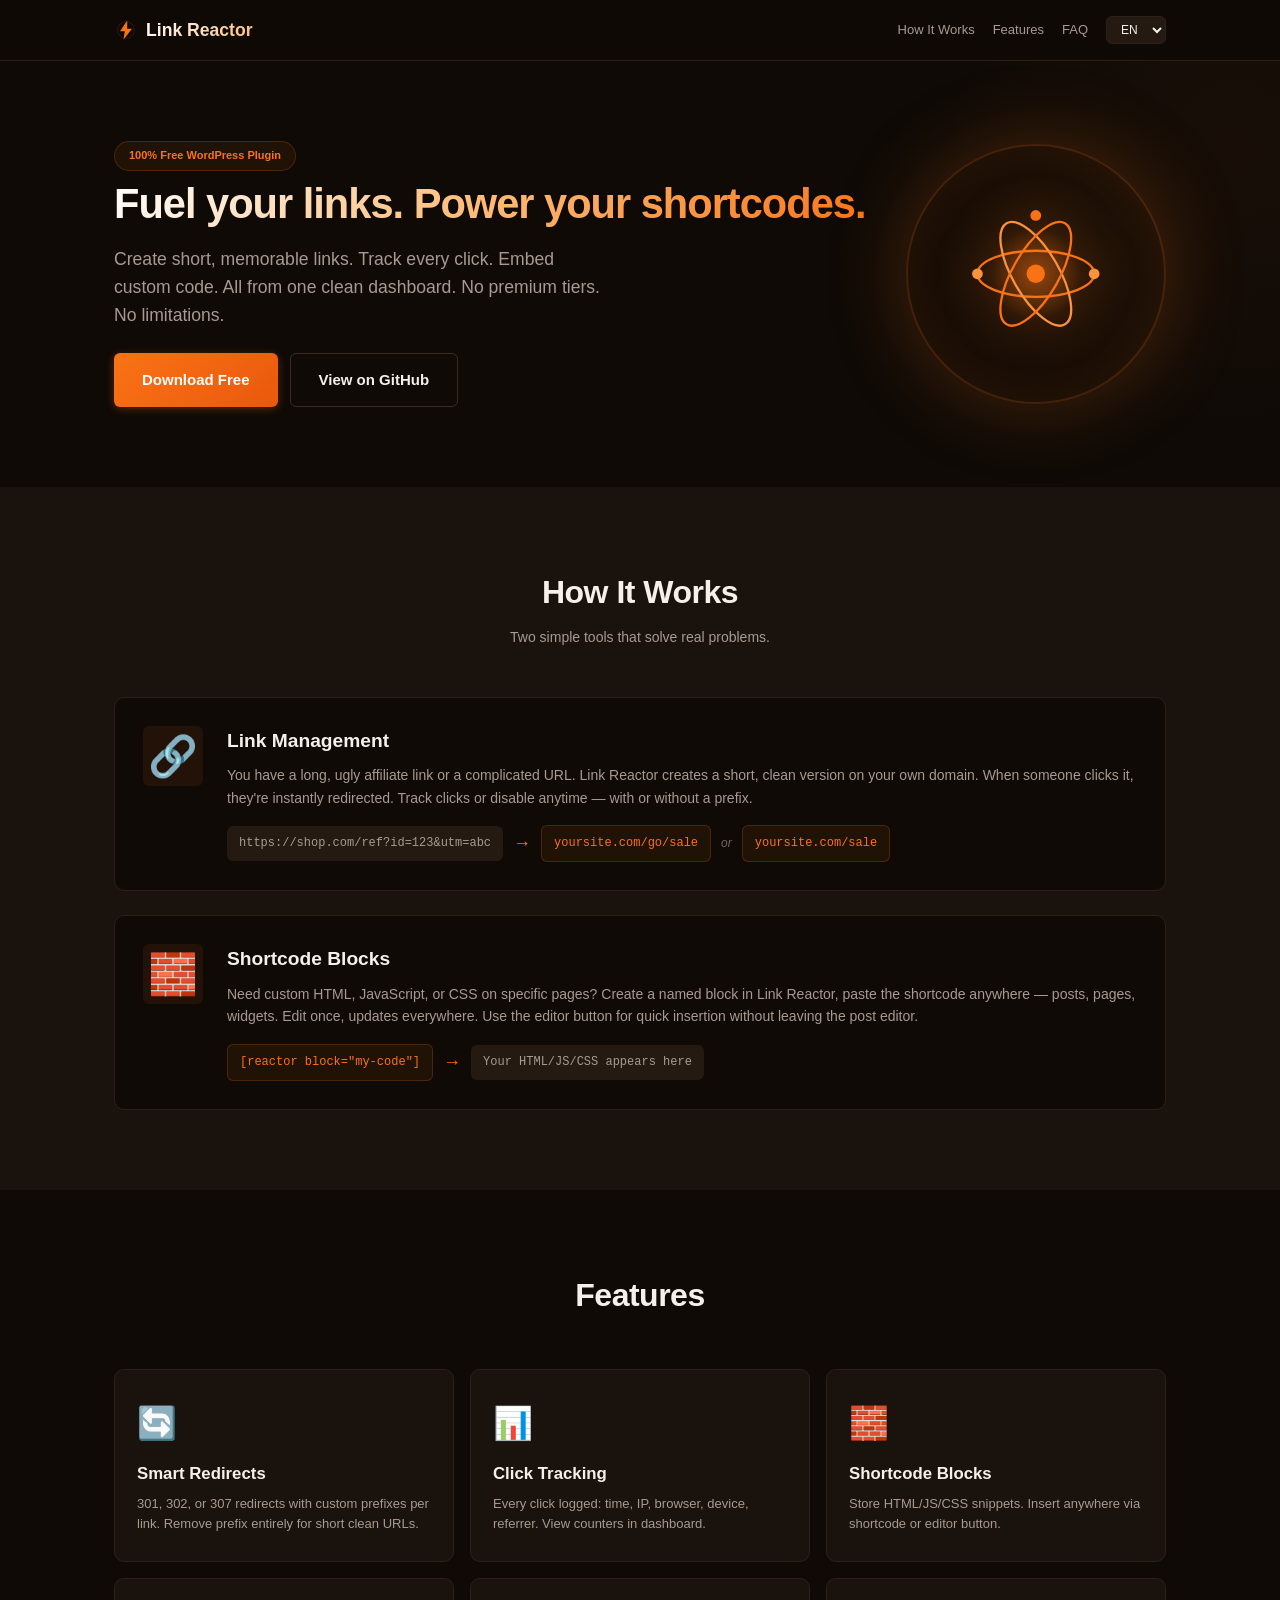
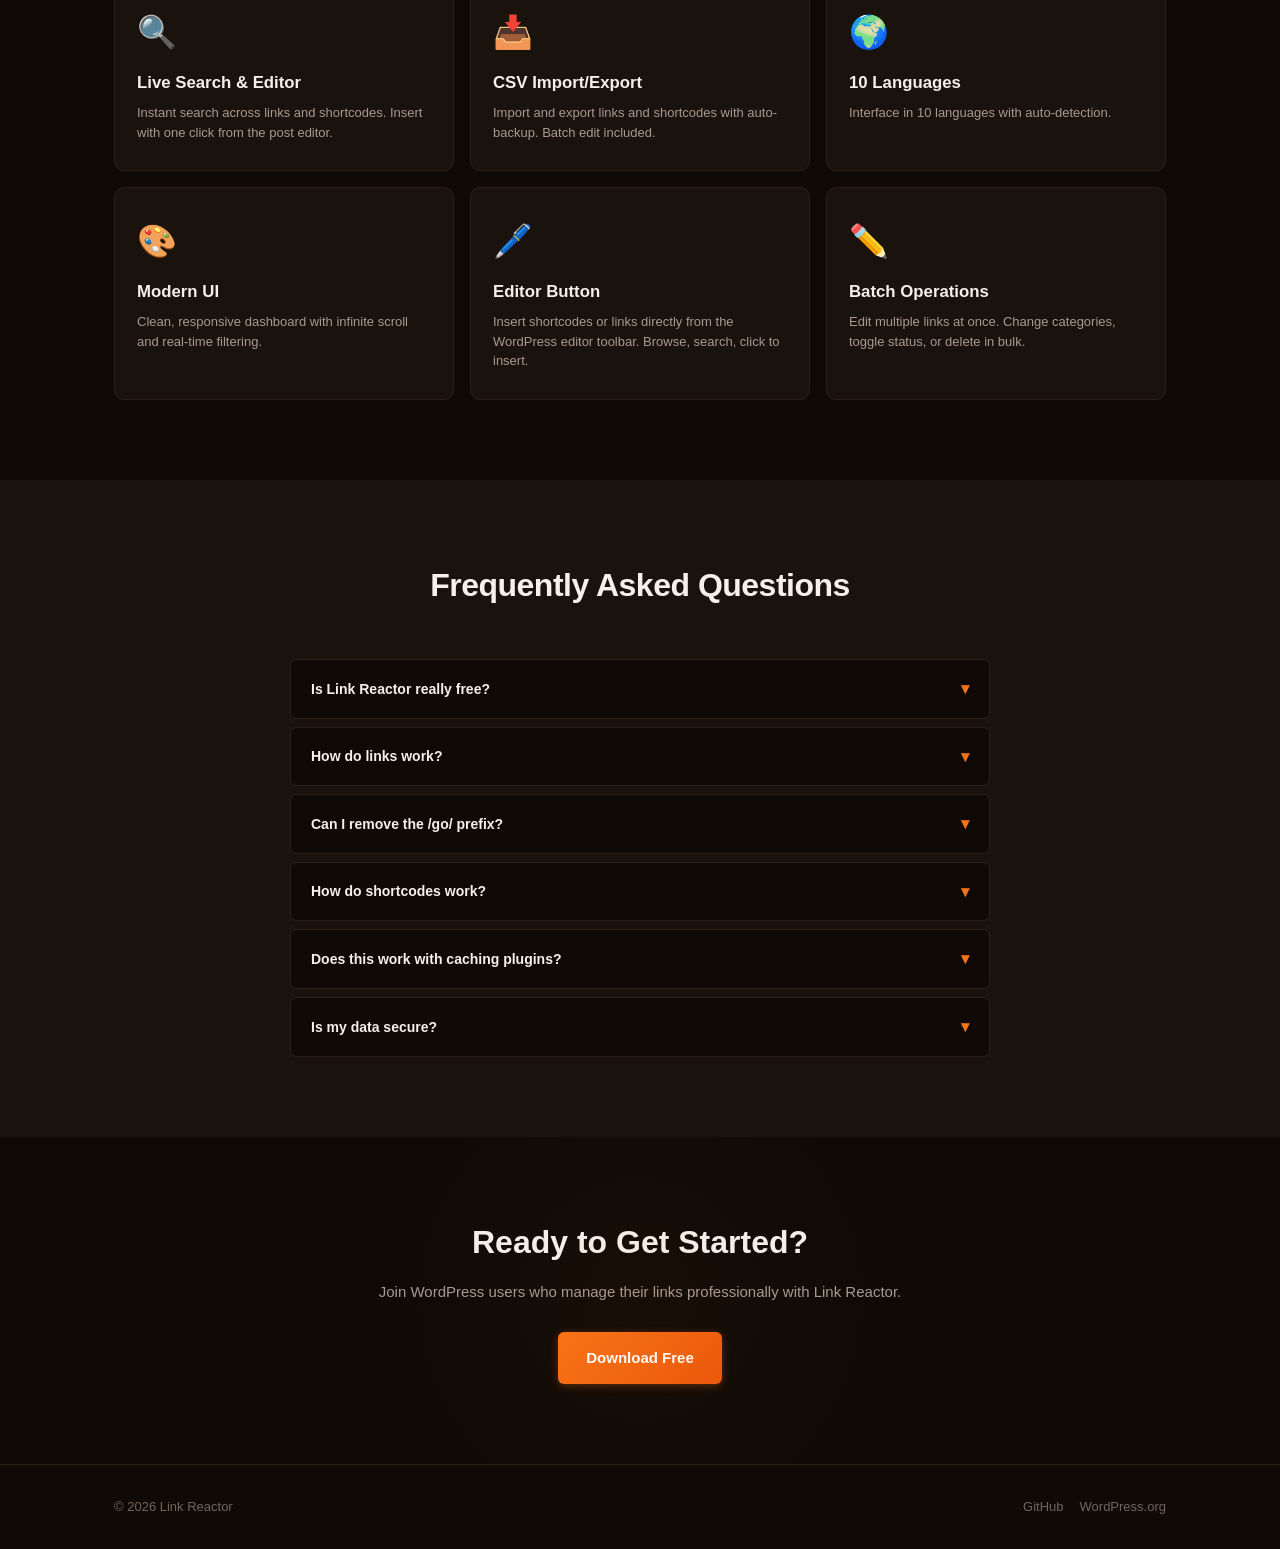
<file: index.html>
<!DOCTYPE html>
<html lang="en">
<head>
    <meta charset="UTF-8">
    <meta name="viewport" content="width=device-width, initial-scale=1.0">
    <title>Link Reactor — WordPress Plugin</title>
    <meta name="description" content="Fuel your links. Power your shortcodes. Professional link management and shortcode plugin for WordPress. Redirect, track, and manage URLs.">
    <link rel="icon" type="image/png" sizes="32x32" href="img/favicon-32x32.png">
    <link rel="icon" type="image/svg+xml" href="img/favicon.svg">
    <link rel="apple-touch-icon" sizes="512x512" href="img/icon-512x512.png">
    <link rel="manifest" href="site.webmanifest">
    <meta name="theme-color" content="#1a0a00">
    <meta name="msapplication-TileColor" content="#f97316">
    <link rel="stylesheet" href="css/style.css">
</head>
<body>
    <header class="header">
        <div class="container">
            <a href="/link-reactor" class="logo">
                <svg width="24" height="24" viewBox="0 0 100 100" fill="none" xmlns="http://www.w3.org/2000/svg">
                    <path d="M55 10 L25 55 L45 55 L40 90 L75 45 L55 45 Z" fill="#f97316"/>
                    <circle cx="50" cy="50" r="35" stroke="#f97316" stroke-width="2" opacity="0.3"/>
                </svg>
                <span class="logo-text">Link Reactor</span>
            </a>
            <nav class="nav">
                <a href="#how-it-works" data-i18n="nav_how">How It Works</a>
                <a href="#features" data-i18n="nav_features">Features</a>
                <a href="#faq" data-i18n="nav_faq">FAQ</a>
                <div class="lang-switcher">
                    <select id="lang-select" onchange="changeLang(this.value)">
                        <option value="en">EN</option>
                        <option value="ru">RU</option>
                        <option value="de">DE</option>
                        <option value="fr">FR</option>
                        <option value="es">ES</option>
                        <option value="it">IT</option>
                        <option value="zh">ZH</option>
                        <option value="ja">JA</option>
                        <option value="pt">PT</option>
                        <option value="ko">KO</option>
                    </select>
                </div>
            </nav>
        </div>
    </header>

    <section class="hero">
    <div class="container">
        <div class="hero-content">
            <span class="hero-badge" data-i18n="hero_badge">100% Free WordPress Plugin</span>
            <h1 data-i18n="hero_title">Fuel your links. Power your shortcodes.</h1>
            
            <div class="hero-visual">
                <div class="hero-icon-bg">
                    <svg width="100" height="100" viewBox="0 0 100 100" fill="none" xmlns="http://www.w3.org/2000/svg">
                        <defs>
                            <radialGradient id="glow" cx="50%" cy="50%" r="50%">
                                <stop offset="0%" style="stop-color:#f97316;stop-opacity:0.4"/>
                                <stop offset="100%" style="stop-color:#f97316;stop-opacity:0"/>
                            </radialGradient>
                        </defs>
                        <circle cx="50" cy="50" r="30" fill="url(#glow)"/>
                        <circle cx="50" cy="50" r="6" fill="#f97316"/>
                        <ellipse cx="50" cy="50" rx="38" ry="15" stroke="#f97316" stroke-width="1.5" transform="rotate(0 50 50)"/>
                        <ellipse cx="50" cy="50" rx="38" ry="15" stroke="#fb923c" stroke-width="1.5" transform="rotate(60 50 50)"/>
                        <ellipse cx="50" cy="50" rx="38" ry="15" stroke="#f97316" stroke-width="1.5" transform="rotate(120 50 50)"/>
                        <circle cx="88" cy="50" r="3.5" fill="#fb923c"/>
                        <circle cx="50" cy="12" r="3.5" fill="#f97316"/>
                        <circle cx="12" cy="50" r="3.5" fill="#fb923c"/>
                    </svg>
                </div>
            </div>

            <p data-i18n="hero_desc">Create short, memorable links. Track every click. Embed custom code. All from one clean dashboard. No premium tiers. No limitations.</p>
            <div class="hero-buttons">
                <a href="https://wordpress.org/plugins/link-reactor" target="_blank" class="btn btn-primary btn-lg" data-i18n="hero_cta">Download Free</a>
                <a href="https://github.com/gataurus/link-reactor/releases" target="_blank" class="btn btn-outline btn-lg" data-i18n="hero_github">View on GitHub</a>
            </div>
        </div>
    </div>
</section>

    <section id="how-it-works" class="how-it-works">
        <div class="container">
            <div class="section-header">
                <h2 data-i18n="how_title">How It Works</h2>
                <p class="section-subtitle" data-i18n="how_subtitle">Two simple tools that solve real problems.</p>
            </div>
            <div class="how-blocks">
                <div class="how-block">
                    <div class="how-icon">🔗</div>
                    <div class="how-content">
                        <h3 data-i18n="how_links_title">Link Management</h3>
                        <p data-i18n="how_links_desc">You have a long, ugly affiliate link or a complicated URL. Link Reactor creates a short, clean version on your own domain. When someone clicks it, they're instantly redirected. Track clicks or disable anytime — with or without a prefix.</p>
                        <div class="how-example">
                            <span class="how-code full">https://shop.com/ref?id=123&utm=abc</span>
                            <span class="how-arrow">→</span>
                            <span class="how-code highlight">yoursite.com/go/sale</span>
                            <span class="how-label" data-i18n="how_or">or</span>
                            <span class="how-code highlight">yoursite.com/sale</span>
                        </div>
                    </div>
                </div>
                <div class="how-block">
                    <div class="how-icon">🧱</div>
                    <div class="how-content">
                        <h3 data-i18n="how_blocks_title">Shortcode Blocks</h3>
                        <p data-i18n="how_blocks_desc">Need custom HTML, JavaScript, or CSS on specific pages? Create a named block in Link Reactor, paste the shortcode anywhere — posts, pages, widgets. Edit once, updates everywhere. Use the editor button for quick insertion without leaving the post editor.</p>
                        <div class="how-example">
                            <span class="how-code highlight">[reactor block="my-code"]</span>
                            <span class="how-arrow">→</span>
                            <span class="how-code">Your HTML/JS/CSS appears here</span>
                        </div>
                    </div>
                </div>
            </div>
        </div>
    </section>

    <section id="features" class="features">
        <div class="container">
            <div class="section-header">
                <h2 data-i18n="features_title">Features</h2>
            </div>
            <div class="features-grid">
                <div class="feature-card"><span class="feature-icon">🔄</span><h3 data-i18n="feature_1_title">Smart Redirects</h3><p data-i18n="feature_1_desc">301, 302, or 307 redirects with custom prefixes per link. Remove prefix entirely for short clean URLs.</p></div>
                <div class="feature-card"><span class="feature-icon">📊</span><h3 data-i18n="feature_2_title">Click Tracking</h3><p data-i18n="feature_2_desc">Every click logged: time, IP, browser, device, referrer. View counters in dashboard.</p></div>
                <div class="feature-card"><span class="feature-icon">🧱</span><h3 data-i18n="feature_3_title">Shortcode Blocks</h3><p data-i18n="feature_3_desc">Store HTML/JS/CSS snippets. Insert anywhere via shortcode or editor button.</p></div>
                <div class="feature-card"><span class="feature-icon">🔍</span><h3 data-i18n="feature_4_title">Live Search & Editor</h3><p data-i18n="feature_4_desc">Instant search across links and shortcodes. Insert with one click from the post editor.</p></div>
                <div class="feature-card"><span class="feature-icon">📥</span><h3 data-i18n="feature_5_title">CSV Import/Export</h3><p data-i18n="feature_5_desc">Import and export links and shortcodes with auto-backup. Batch edit included.</p></div>
                <div class="feature-card"><span class="feature-icon">🌍</span><h3 data-i18n="feature_6_title">10 Languages</h3><p data-i18n="feature_6_desc">Interface in 10 languages with auto-detection.</p></div>
                <div class="feature-card"><span class="feature-icon">🎨</span><h3 data-i18n="feature_7_title">Modern UI</h3><p data-i18n="feature_7_desc">Clean, responsive dashboard with infinite scroll and real-time filtering.</p></div>
                <div class="feature-card"><span class="feature-icon">🖊️</span><h3 data-i18n="feature_8_title">Editor Button</h3><p data-i18n="feature_8_desc">Insert shortcodes or links directly from the WordPress editor toolbar. Browse, search, click to insert.</p></div>
                <div class="feature-card"><span class="feature-icon">✏️</span><h3 data-i18n="feature_9_title">Batch Operations</h3><p data-i18n="feature_9_desc">Edit multiple links at once. Change categories, toggle status, or delete in bulk.</p></div>
            </div>
        </div>
    </section>

    <section id="faq" class="faq">
        <div class="container">
            <div class="section-header">
                <h2 data-i18n="faq_title">Frequently Asked Questions</h2>
            </div>
            <div class="faq-grid">
                <details><summary data-i18n="faq_1_q">Is Link Reactor really free?</summary><p data-i18n="faq_1_a">Yes! Link Reactor is 100% free and open source. There are no premium features, no upsells, and no limitations. Create unlimited links and shortcodes without any restrictions.</p></details>
                <details><summary data-i18n="faq_2_q">How do links work?</summary><p data-i18n="faq_2_a">You create a key (like "sale") and a target URL. The plugin creates yoursite.com/go/sale — anyone who visits it is redirected. Track clicks or disable anytime.</p></details>
                <details><summary data-i18n="faq_3_q">Can I remove the /go/ prefix?</summary><p data-i18n="faq_3_a">Yes! You can set a custom global prefix (or none) in Settings. You can also override it for each individual link.</p></details>
                <details><summary data-i18n="faq_4_q">How do shortcodes work?</summary><p data-i18n="faq_4_a">Create a block with a title and your code. Use [forge block="title"] in any post or page. Edit once — changes everywhere. Or use the editor button for one-click insertion.</p></details>
                <details><summary data-i18n="faq_5_q">Does this work with caching plugins?</summary><p data-i18n="faq_5_a">Yes, Link Reactor is compatible with most caching plugins. Redirects are handled at the WordPress level before caching.</p></details>
                <details><summary data-i18n="faq_6_q">Is my data secure?</summary><p data-i18n="faq_6_a">All data is stored in your WordPress database. No external services are used for redirects or tracking.</p></details>
            </div>
        </div>
    </section>

    <section class="cta">
        <div class="container">
            <h2 data-i18n="cta_title">Ready to Get Started?</h2>
            <p data-i18n="cta_desc">Join WordPress users who manage their links professionally with Link Reactor.</p>
            <a target="_blank" href="https://wordpress.org/plugins/link-reactor" class="btn btn-primary btn-lg" data-i18n="cta_btn">Download Free</a>
        </div>
    </section>

    <footer class="footer">
        <div class="container">
            <p>© 2026 Link Reactor</p>
            <div class="footer-links">
                <a target="_blank" href="https://github.com/gataurus/link-reactor/releases" data-i18n="footer_github">GitHub</a>
                <a target="_blank" href="https://wordpress.org/plugins/link-reactor" data-i18n="footer_wp">WordPress.org</a>
            </div>
        </div>
    </footer>

    <script src="js/translations.js"></script>
    <script src="js/main.js"></script>
</body>
</html>
</file>
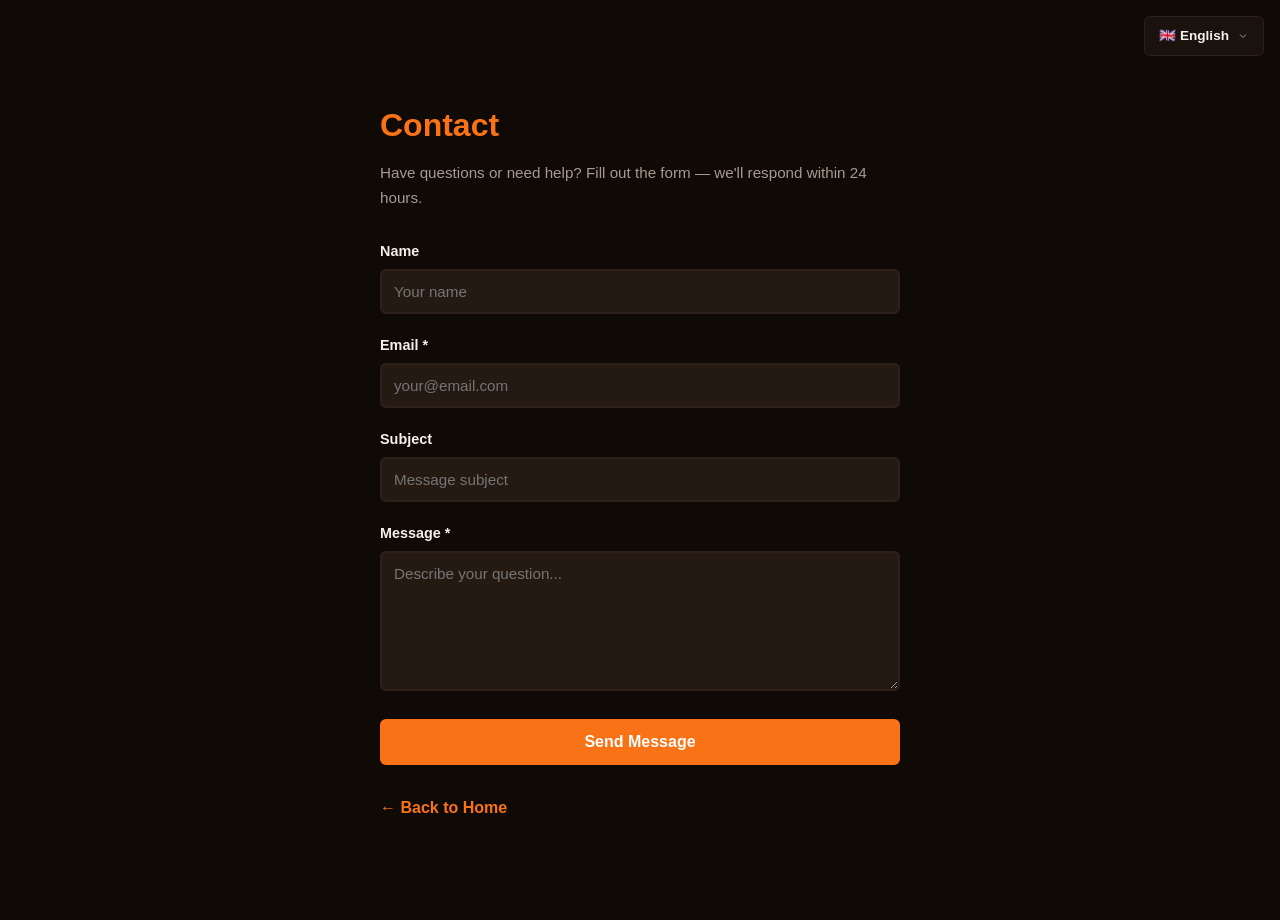
<file: docs/contact/index.html>
<!DOCTYPE html>
<html lang="en">
<head>
    <meta charset="UTF-8">
    <meta name="viewport" content="width=device-width, initial-scale=1.0">
    <meta name="robots" content="noindex, follow">
    <title data-i18n="contact_title">Contact | Link Forge PRO</title>
    <link rel="icon" type="image/png" sizes="32x32" href="../../img/favicon-32x32.png">
    <link rel="icon" type="image/svg+xml" href="../../img/favicon.svg">
    <link rel="stylesheet" href="../../css/style.css">
    <style>
        .doc-page { max-width: 600px; margin: 60px auto; padding: 40px; }
        .doc-page h1 { color: var(--orange); margin-bottom: 10px; font-size: 2rem; }
        .doc-page > p { color: var(--text-secondary); margin-bottom: 30px; font-size: 0.95rem; }
        .form-group { margin-bottom: 20px; }
        .form-group label { display: block; color: var(--text); margin-bottom: 6px; font-size: 0.9rem; font-weight: 600; }
        .form-group input, .form-group textarea { 
            width: 100%; padding: 12px; background: var(--surface2); 
            border: 2px solid var(--border); border-radius: var(--radius-sm); 
            color: var(--text); font-size: 0.95rem; font-family: inherit;
            box-sizing: border-box;
        }
        .form-group input:focus, .form-group textarea:focus { border-color: var(--orange); outline: none; }
        .form-group textarea { min-height: 140px; resize: vertical; }
        .btn-submit { 
            width: 100%; padding: 14px; background: var(--orange); color: #fff; 
            border: none; border-radius: var(--radius-sm); font-size: 1rem; 
            font-weight: 700; cursor: pointer; transition: all 0.2s;
        }
        .btn-submit:hover { background: var(--orange-hover); }
        .btn-submit:disabled { opacity: 0.5; cursor: not-allowed; }
        .form-success { display: none; text-align: center; padding: 40px; color: var(--orange); font-size: 1.1rem; }
        .form-error { color: #ef4444; font-size: 0.85rem; margin-top: 4px; display: none; }
        .back-link { display: inline-block; margin-top: 30px; color: var(--orange); text-decoration: none; font-weight: 600; }
        .back-link:hover { text-decoration: underline; }
        .honeypot { position: absolute; left: -9999px; opacity: 0; }
        .lang-switcher { position: fixed; top: 16px; right: 16px; z-index: 100; font-size: 0.8rem; }
        .lang-current { display: flex; align-items: center; gap: 8px; background: var(--surface); border: 1px solid var(--border); padding: 8px 14px; border-radius: var(--radius-sm); cursor: pointer; color: var(--text); font-weight: 600; white-space: nowrap; transition: all 0.2s; user-select: none; }
        .lang-current:hover { border-color: var(--orange); }
        .lang-current.open { border-color: var(--orange); }
        .lang-current span { font-size: 0.85rem; }
        .lang-arrow { transition: transform 0.2s; color: var(--text-secondary); }
        .lang-current.open .lang-arrow { transform: rotate(180deg); }
        .lang-dropdown { position: absolute; top: calc(100% + 4px); right: 0; background: var(--surface); border: 1px solid var(--border); border-radius: var(--radius-sm); min-width: 180px; max-height: 320px; overflow-y: auto; box-shadow: 0 8px 24px rgba(0,0,0,0.5); animation: fadeIn 0.15s ease; }
        @keyframes fadeIn { from { opacity: 0; transform: translateY(-4px); } to { opacity: 1; transform: translateY(0); } }
        .lang-option { display: flex; align-items: center; gap: 10px; padding: 10px 16px; cursor: pointer; color: var(--text-secondary); font-size: 0.85rem; transition: all 0.15s; }
        .lang-option:hover { background: var(--orange-bg); color: var(--text); }
        .lang-option.active { color: var(--orange); font-weight: 700; background: var(--orange-bg); }
    </style>
</head>
<body>

<div id="lang-switcher" class="lang-switcher"></div>

<div class="doc-page">
    <h1 data-i18n="contact_title">Contact</h1>
    <p data-i18n="contact_desc">Have questions, suggestions, or need help? Fill out the form — we'll respond within 24 hours.</p>
    
    <form id="contact-form" onsubmit="return submitForm(event)">
        <div class="form-group">
            <label data-i18n="contact_name">Name</label>
            <input type="text" name="name" data-i18n-placeholder="contact_name_placeholder" placeholder="Your name">
        </div>
        <div class="form-group">
            <label data-i18n="contact_email">Email *</label>
            <input type="email" name="email" required data-i18n-placeholder="contact_email_placeholder" placeholder="your@email.com">
            <div class="form-error" id="email-error" data-i18n="contact_email_error">Enter a valid email</div>
        </div>
        <div class="form-group">
            <label data-i18n="contact_subject">Subject</label>
            <input type="text" name="subject" data-i18n-placeholder="contact_subject_placeholder" placeholder="Message subject">
        </div>
        <div class="form-group">
            <label data-i18n="contact_message">Message *</label>
            <textarea name="message" required data-i18n-placeholder="contact_message_placeholder" placeholder="Describe your question..."></textarea>
        </div>
        <input type="text" name="honeypot" class="honeypot" tabindex="-1" autocomplete="off">
        <button type="submit" class="btn-submit" data-i18n="contact_send">Send Message</button>
    </form>
    
    <div class="form-success" id="form-success">
        <div style="font-size: 3rem; margin-bottom: 16px;">✅</div>
        <p data-i18n="contact_success">Message sent! We'll respond within 24 hours.</p>
    </div>
    
    <a href="../../" class="back-link" data-i18n="back_home">← Back to Home</a>
</div>

<script>
var I18n = {
    current: 'en',
    languages: {
        ru: { name: 'Русский', flag: '🇷🇺' },
        en: { name: 'English', flag: '🇬🇧' },
        de: { name: 'Deutsch', flag: '🇩🇪' },
        fr: { name: 'Français', flag: '🇫🇷' },
        it: { name: 'Italiano', flag: '🇮🇹' },
        es: { name: 'Español', flag: '🇪🇸' },
        pt: { name: 'Português', flag: '🇧🇷' },
        zh: { name: '中文', flag: '🇨🇳' },
        ja: { name: '日本語', flag: '🇯🇵' },
        ko: { name: '한국어', flag: '🇰🇷' }
    },
    init: function() {
        var lang = this.getSavedLanguage() || this.getBrowserLanguage();
        if (!this.languages[lang]) lang = 'en';
        this.setLanguage(lang);
        this.renderSwitcher();
    },
    getSavedLanguage: function() { return localStorage.getItem('forge_lang'); },
    getBrowserLanguage: function() {
        var lang = navigator.language || navigator.userLanguage || 'en';
        return lang.split('-')[0];
    },
    setLanguage: function(lang) {
        this.current = lang;
        localStorage.setItem('forge_lang', lang);
        document.documentElement.lang = lang;
        document.querySelectorAll('[data-i18n]').forEach(function(el) {
            var key = el.getAttribute('data-i18n');
            if (ContactTranslations[lang] && ContactTranslations[lang][key]) {
                el.textContent = ContactTranslations[lang][key];
            }
        });
        document.querySelectorAll('[data-i18n-placeholder]').forEach(function(el) {
            var key = el.getAttribute('data-i18n-placeholder');
            if (ContactTranslations[lang] && ContactTranslations[lang][key]) {
                el.placeholder = ContactTranslations[lang][key];
            }
        });
        document.querySelectorAll('.lang-option').forEach(function(opt) {
            opt.classList.toggle('active', opt.getAttribute('data-lang') === lang);
        });
        var currentBtn = document.querySelector('.lang-current span');
        if (currentBtn && this.languages[lang]) {
            currentBtn.textContent = this.languages[lang].flag + ' ' + this.languages[lang].name;
        }
    },
    renderSwitcher: function() {
        var container = document.getElementById('lang-switcher');
        if (!container) return;
        var current = this.languages[this.current] || this.languages['en'];
        var html = '<div class="lang-current" onclick="I18n.toggleSwitcher()"><span>' + current.flag + ' ' + current.name + '</span><svg class="lang-arrow" width="12" height="12" viewBox="0 0 24 24" fill="none" stroke="currentColor" stroke-width="2"><polyline points="6 9 12 15 18 9"/></svg></div><div class="lang-dropdown" id="lang-dropdown" style="display:none;">';
        for (var code in this.languages) {
            var lang = this.languages[code];
            var active = code === this.current ? ' active' : '';
            html += '<div class="lang-option' + active + '" data-lang="' + code + '" onclick="I18n.setLanguage(\'' + code + '\')"><span>' + lang.flag + ' ' + lang.name + '</span></div>';
        }
        html += '</div>';
        container.innerHTML = html;
    },
    toggleSwitcher: function() {
        var dropdown = document.getElementById('lang-dropdown');
        var btn = document.querySelector('.lang-current');
        if (dropdown) {
            var isOpen = dropdown.style.display === 'block';
            dropdown.style.display = isOpen ? 'none' : 'block';
            if (btn) btn.classList.toggle('open', !isOpen);
        }
    },
    closeDropdown: function() {
        var dropdown = document.getElementById('lang-dropdown');
        var btn = document.querySelector('.lang-current');
        if (dropdown) dropdown.style.display = 'none';
        if (btn) btn.classList.remove('open');
    }
};

document.addEventListener('click', function(e) {
    if (!e.target.closest('#lang-switcher')) I18n.closeDropdown();
});

var ContactTranslations = {
    en: {
        contact_title: 'Contact',
        contact_desc: 'Have questions or need help? Fill out the form — we\'ll respond within 24 hours.',
        contact_name: 'Name',
        contact_name_placeholder: 'Your name',
        contact_email: 'Email *',
        contact_email_placeholder: 'your@email.com',
        contact_email_error: 'Enter a valid email',
        contact_subject: 'Subject',
        contact_subject_placeholder: 'Message subject',
        contact_message: 'Message *',
        contact_message_placeholder: 'Describe your question...',
        contact_send: 'Send Message',
        contact_success: 'Message sent! We\'ll respond within 24 hours.',
        back_home: '← Back to Home'
    },
    ru: {
        contact_title: 'Контакты',
        contact_desc: 'Есть вопросы, предложения или нужна помощь? Заполните форму — мы ответим в течение 24 часов.',
        contact_name: 'Имя',
        contact_name_placeholder: 'Ваше имя',
        contact_email: 'Email *',
        contact_email_placeholder: 'your@email.com',
        contact_email_error: 'Введите корректный email',
        contact_subject: 'Тема',
        contact_subject_placeholder: 'Тема сообщения',
        contact_message: 'Сообщение *',
        contact_message_placeholder: 'Опишите ваш вопрос...',
        contact_send: 'Отправить сообщение',
        contact_success: 'Сообщение отправлено! Мы ответим в течение 24 часов.',
        back_home: '← На главную'
    },
    de: {
        contact_title: 'Kontakt',
        contact_desc: 'Haben Sie Fragen? Füllen Sie das Formular aus — wir antworten innerhalb von 24 Stunden.',
        contact_name: 'Name',
        contact_name_placeholder: 'Ihr Name',
        contact_email: 'Email *',
        contact_email_placeholder: 'ihre@email.de',
        contact_email_error: 'Gültige Email eingeben',
        contact_subject: 'Betreff',
        contact_subject_placeholder: 'Betreff der Nachricht',
        contact_message: 'Nachricht *',
        contact_message_placeholder: 'Beschreiben Sie Ihre Frage...',
        contact_send: 'Nachricht senden',
        contact_success: 'Nachricht gesendet! Wir antworten innerhalb von 24 Stunden.',
        back_home: '← Zur Startseite'
    },
    fr: {
        contact_title: 'Contact',
        contact_desc: 'Des questions? Remplissez le formulaire — nous répondons sous 24 heures.',
        contact_name: 'Nom',
        contact_name_placeholder: 'Votre nom',
        contact_email: 'Email *',
        contact_email_placeholder: 'votre@email.fr',
        contact_email_error: 'Email valide requis',
        contact_subject: 'Sujet',
        contact_subject_placeholder: 'Sujet du message',
        contact_message: 'Message *',
        contact_message_placeholder: 'Décrivez votre question...',
        contact_send: 'Envoyer',
        contact_success: 'Message envoyé! Nous répondons sous 24 heures.',
        back_home: "← Retour à l'accueil"
    },
    it: {
        contact_title: 'Contatti',
        contact_desc: 'Hai domande? Compila il modulo — rispondiamo entro 24 ore.',
        contact_name: 'Nome',
        contact_name_placeholder: 'Il tuo nome',
        contact_email: 'Email *',
        contact_email_placeholder: 'tua@email.it',
        contact_email_error: 'Inserisci email valida',
        contact_subject: 'Oggetto',
        contact_subject_placeholder: 'Oggetto del messaggio',
        contact_message: 'Messaggio *',
        contact_message_placeholder: 'Descrivi la tua domanda...',
        contact_send: 'Invia',
        contact_success: 'Messaggio inviato! Rispondiamo entro 24 ore.',
        back_home: '← Torna alla home'
    },
    es: {
        contact_title: 'Contacto',
        contact_desc: '¿Tiene preguntas? Rellene el formulario — respondemos en 24 horas.',
        contact_name: 'Nombre',
        contact_name_placeholder: 'Su nombre',
        contact_email: 'Email *',
        contact_email_placeholder: 'su@email.es',
        contact_email_error: 'Email válido requerido',
        contact_subject: 'Asunto',
        contact_subject_placeholder: 'Asunto del mensaje',
        contact_message: 'Mensaje *',
        contact_message_placeholder: 'Describa su pregunta...',
        contact_send: 'Enviar',
        contact_success: '¡Mensaje enviado! Respondemos en 24 horas.',
        back_home: '← Volver al inicio'
    },
    pt: {
        contact_title: 'Contato',
        contact_desc: 'Tem dúvidas? Preencha o formulário — respondemos em até 24 horas.',
        contact_name: 'Nome',
        contact_name_placeholder: 'Seu nome',
        contact_email: 'Email *',
        contact_email_placeholder: 'seu@email.com.br',
        contact_email_error: 'Email válido obrigatório',
        contact_subject: 'Assunto',
        contact_subject_placeholder: 'Assunto da mensagem',
        contact_message: 'Mensagem *',
        contact_message_placeholder: 'Descreva sua dúvida...',
        contact_send: 'Enviar',
        contact_success: 'Mensagem enviada! Respondemos em até 24 horas.',
        back_home: '← Voltar ao início'
    },
    zh: {
        contact_title: '联系我们',
        contact_desc: '有问题？填写表格—我们在24小时内回复。',
        contact_name: '姓名',
        contact_name_placeholder: '您的姓名',
        contact_email: '邮箱 *',
        contact_email_placeholder: 'your@email.com',
        contact_email_error: '请输入有效邮箱',
        contact_subject: '主题',
        contact_subject_placeholder: '消息主题',
        contact_message: '消息 *',
        contact_message_placeholder: '描述您的问题...',
        contact_send: '发送消息',
        contact_success: '消息已发送！我们在24小时内回复。',
        back_home: '← 返回首页'
    },
    ja: {
        contact_title: 'お問い合わせ',
        contact_desc: 'ご質問がありますか？フォームにご記入ください—24時間以内に回答します。',
        contact_name: 'お名前',
        contact_name_placeholder: 'お名前',
        contact_email: 'メールアドレス *',
        contact_email_placeholder: 'your@email.jp',
        contact_email_error: '有効なメールアドレスを入力',
        contact_subject: '件名',
        contact_subject_placeholder: 'メッセージの件名',
        contact_message: 'メッセージ *',
        contact_message_placeholder: 'ご質問内容を記入...',
        contact_send: '送信',
        contact_success: '送信しました！24時間以内に回答します。',
        back_home: '← ホームに戻る'
    },
    ko: {
        contact_title: '문의하기',
        contact_desc: '질문이 있으신가요? 양식을 작성해 주세요—24시간 이내에 답변드립니다.',
        contact_name: '이름',
        contact_name_placeholder: '이름',
        contact_email: '이메일 *',
        contact_email_placeholder: 'your@email.kr',
        contact_email_error: '유효한 이메일을 입력하세요',
        contact_subject: '제목',
        contact_subject_placeholder: '메시지 제목',
        contact_message: '메시지 *',
        contact_message_placeholder: '질문 내용을 설명해 주세요...',
        contact_send: '보내기',
        contact_success: '전송되었습니다! 24시간 이내에 답변드립니다.',
        back_home: '← 홈으로'
    }
};

for (var lang in ContactTranslations) {
    if (lang === 'en') continue;
    for (var key in ContactTranslations.en) {
        if (!ContactTranslations[lang][key]) {
            ContactTranslations[lang][key] = ContactTranslations.en[key];
        }
    }
}

async function submitForm(e) {
    e.preventDefault();
    var form = document.getElementById('contact-form');
    var success = document.getElementById('form-success');
    var emailError = document.getElementById('email-error');
    var btn = form.querySelector('.btn-submit');
    
    var email = form.email.value.trim();
    if (!email.includes('@') || !email.includes('.')) {
        emailError.style.display = 'block';
        return false;
    }
    emailError.style.display = 'none';
    
    var data = {
        name: form.name.value.trim(),
        email: email,
        subject: form.subject.value.trim(),
        message: form.message.value.trim(),
        honeypot: form.honeypot.value
    };
    
    btn.textContent = '⏳ Sending...';
    btn.disabled = true;
    
    try {
        var resp = await fetch('https://bitcoins-mining.net/link-forge-api/send-message.php', {
            method: 'POST',
            headers: {'Content-Type': 'application/json'},
            body: JSON.stringify(data)
        });
        if (resp.ok) {
            form.style.display = 'none';
            success.style.display = 'block';
        } else {
            alert('Error sending. Please try again later.');
        }
    } catch (err) {
        alert('Connection error.');
    }
    
    btn.textContent = ContactTranslations[I18n.current].contact_send || 'Send Message';
    btn.disabled = false;
    return false;
}

document.addEventListener('DOMContentLoaded', function() { I18n.init(); });
</script>
</body>
</html>
</file>
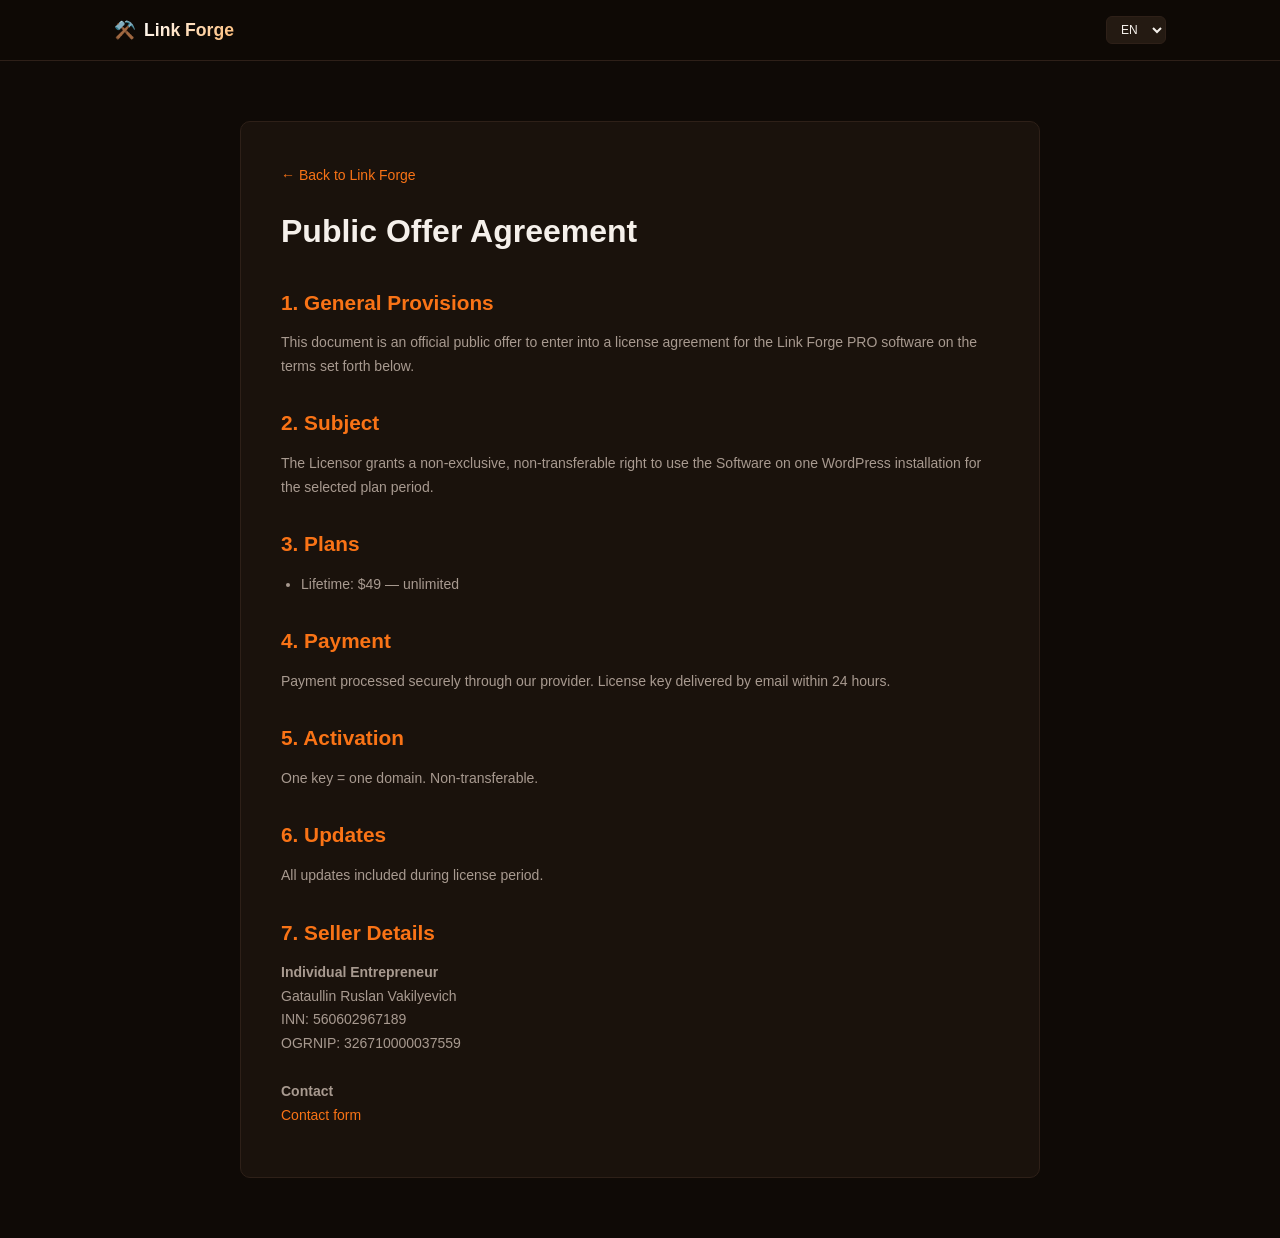
<file: docs/offer/index.html>
<!DOCTYPE html>
<html lang="en">
<head>
    <meta charset="UTF-8">
    <meta name="viewport" content="width=device-width, initial-scale=1.0">
    <title>Public Offer — Link Forge</title>
    <meta name="robots" content="noindex, nofollow">
    <link rel="icon" type="image/png" sizes="32x32" href="../../img/favicon-32x32.png">
    <link rel="icon" type="image/svg+xml" href="../../img/favicon.svg">
    <link rel="stylesheet" href="../../css/style.css">
    <style>
        .doc-content { max-width: 800px; margin: 60px auto; padding: 40px; background: var(--surface); border: 1px solid var(--border); border-radius: var(--radius); }
        .doc-content h1 { font-size: 2em; margin-bottom: 24px; }
        .doc-content h2 { font-size: 1.3em; margin: 28px 0 12px; color: var(--orange); }
        .doc-content p, .doc-content li { color: var(--text-secondary); margin-bottom: 10px; line-height: 1.7; font-size: 14px; }
        .doc-content ul { padding-left: 20px; margin-bottom: 16px; }
        .doc-content a { color: var(--orange); text-decoration: none; }
        .lang-block { display: none; }
        .lang-block.active { display: block; }
        .back-link { display: inline-block; margin-bottom: 20px; color: var(--orange); text-decoration: none; font-size: 14px; }
    </style>
</head>
<body>
    <header class="header">
        <div class="container">
            <a href="../../" class="logo"><span class="logo-icon">⚒️</span><span class="logo-text">Link Forge</span></a>
            <nav class="nav">
                <div class="lang-switcher">
                    <select id="lang-select" onchange="switchLang(this.value)">
                        <option value="en">EN</option><option value="ru">RU</option><option value="de">DE</option><option value="fr">FR</option><option value="es">ES</option><option value="it">IT</option><option value="zh">ZH</option><option value="ja">JA</option><option value="pt">PT</option><option value="ko">KO</option>
                    </select>
                </div>
            </nav>
        </div>
    </header>

    <div class="doc-content">
        <a href="../../" class="back-link"><span data-lang-key="back">← Back to Link Forge</span></a>
        <h1 data-lang-key="title">Public Offer Agreement</h1>
        
        <div class="lang-block active" data-lang="en">
            <h2>1. General Provisions</h2>
            <p>This document is an official public offer to enter into a license agreement for the Link Forge PRO software on the terms set forth below.</p>
            <h2>2. Subject</h2>
            <p>The Licensor grants a non-exclusive, non-transferable right to use the Software on one WordPress installation for the selected plan period.</p>
            <h2>3. Plans</h2>
            <ul><li>Lifetime: $49 — unlimited</li></ul>
            <h2>4. Payment</h2>
            <p>Payment processed securely through our provider. License key delivered by email within 24 hours.</p>
            <h2>5. Activation</h2>
            <p>One key = one domain. Non-transferable.</p>
            <h2>6. Updates</h2>
            <p>All updates included during license period.</p>
            <h2>7. Seller Details</h2>
            <p>
                <strong>Individual Entrepreneur</strong><br>
                Gataullin Ruslan Vakilyevich<br>
                INN: 560602967189<br>
                OGRNIP: 326710000037559<br><br>
                <strong>Contact</strong><br>
                <a href="../contact">Contact form</a>
            </p>
        </div>
        
        <div class="lang-block" data-lang="ru">
            <h2>1. Общие положения</h2>
            <p>Настоящий документ является официальной публичной офертой на заключение лицензионного договора на ПО Link Forge PRO.</p>
            <h2>2. Предмет</h2>
            <p>Лицензиар предоставляет неисключительное право использования ПО на одной установке WordPress на срок выбранного тарифа.</p>
            <h2>3. Тарифы</h2>
            <ul><li>Навсегда: ₽4 900 — бессрочно</li></ul>
            <h2>4. Оплата</h2>
            <p>Оплата через платёжного партнёра. Ключ отправляется на email в течение 24 часов.</p>
            <h2>5. Активация</h2>
            <p>Один ключ = один домен. Не подлежит передаче.</p>
            <h2>6. Обновления</h2>
            <p>Все обновления включены в период действия лицензии.</p>
            <h2>7. Реквизиты продавца</h2>
            <p>
                <strong>Индивидуальный предприниматель</strong><br>
                Гатауллин Руслан Вакильевич<br>
                ИНН: 560602967189<br>
                ОГРНИП: 326710000037559<br><br>
                <strong>Контакты</strong><br>
                <a href="../contact">Форма обратной связи</a>
            </p>
        </div>
        
        <div class="lang-block" data-lang="de">
            <h2>1. Allgemeine Bestimmungen</h2><p>Offizielles öffentliches Angebot für einen Lizenzvertrag über Link Forge PRO.</p>
            <h2>2. Gegenstand</h2><p>Nicht-ausschließliches Nutzungsrecht für eine WordPress-Installation.</p>
            <h2>3. Tarife</h2><ul><li>Lebenslang: 49 € — unbegrenzt</li></ul>
            <h2>4. Zahlung</h2><p>Sichere Zahlung über unseren Anbieter. Lizenzschlüssel per E-Mail innerhalb von 24 Stunden.</p>
            <h2>5. Aktivierung</h2><p>Ein Schlüssel = eine Domain.</p>
            <h2>6. Updates</h2><p>Alle Updates während der Lizenzlaufzeit inklusive.</p>
            <h2>7. Verkäuferdetails</h2>
            <p>
                <strong>Einzelunternehmer</strong><br>
                Gataullin Ruslan Vakilyevich<br>
                INN: 560602967189<br>
                OGRNIP: 326710000037559<br><br>
                <strong>Kontakt</strong><br>
                <a href="../contact">Kontaktformular</a>
            </p>
        </div>
        
        <div class="lang-block" data-lang="fr">
            <h2>1. Dispositions générales</h2><p>Offre publique officielle de contrat de licence pour Link Forge PRO.</p>
            <h2>2. Objet</h2><p>Droit non exclusif d'utilisation sur une installation WordPress.</p>
            <h2>3. Tarifs</h2><ul><li>À vie : 49 € — illimité</li></ul>
            <h2>4. Paiement</h2><p>Paiement sécurisé. Clé envoyée par email sous 24h.</p>
            <h2>5. Activation</h2><p>Une clé = un domaine.</p>
            <h2>6. Mises à jour</h2><p>Toutes les mises à jour incluses.</p>
            <h2>7. Détails du vendeur</h2>
            <p>
                <strong>Entrepreneur individuel</strong><br>
                Gataullin Ruslan Vakilyevich<br>
                INN: 560602967189<br>
                OGRNIP: 326710000037559<br><br>
                <strong>Contact</strong><br>
                <a href="../contact">Formulaire de contact</a>
            </p>
        </div>
        
        <div class="lang-block" data-lang="es">
            <h2>1. Disposiciones generales</h2><p>Oferta pública oficial de contrato de licencia para Link Forge PRO.</p>
            <h2>2. Objeto</h2><p>Derecho no exclusivo de uso en una instalación WordPress.</p>
            <h2>3. Tarifas</h2><ul><li>Vitalicio: 49 € — ilimitado</li></ul>
            <h2>4. Pago</h2><p>Pago seguro. Clave por email en 24h.</p>
            <h2>5. Activación</h2><p>Una clave = un dominio.</p>
            <h2>6. Actualizaciones</h2><p>Todas las actualizaciones incluidas.</p>
            <h2>7. Datos del vendedor</h2>
            <p>
                <strong>Empresario individual</strong><br>
                Gataullin Ruslan Vakilyevich<br>
                INN: 560602967189<br>
                OGRNIP: 326710000037559<br><br>
                <strong>Contacto</strong><br>
                <a href="../contact">Formulario de contacto</a>
            </p>
        </div>
        
        <div class="lang-block" data-lang="it">
            <h2>1. Disposizioni generali</h2><p>Offerta pubblica ufficiale per contratto di licenza Link Forge PRO.</p>
            <h2>2. Oggetto</h2><p>Diritto non esclusivo di utilizzo su una installazione WordPress.</p>
            <h2>3. Piani</h2><ul><li>A vita: 49 € — illimitato</li></ul>
            <h2>4. Pagamento</h2><p>Pagamento sicuro. Chiave via email entro 24 ore.</p>
            <h2>5. Attivazione</h2><p>Una chiave = un dominio.</p>
            <h2>6. Aggiornamenti</h2><p>Tutti gli aggiornamenti inclusi.</p>
            <h2>7. Dettagli del venditore</h2>
            <p>
                <strong>Imprenditore individuale</strong><br>
                Gataullin Ruslan Vakilyevich<br>
                INN: 560602967189<br>
                OGRNIP: 326710000037559<br><br>
                <strong>Contatto</strong><br>
                <a href="../contact">Modulo di contatto</a>
            </p>
        </div>
        
        <div class="lang-block" data-lang="zh">
            <h2>1. 总则</h2><p>Link Forge PRO 许可协议的正式公开要约。</p>
            <h2>2. 标的</h2><p>一个WordPress安装的非独占使用权。</p>
            <h2>3. 计划</h2><ul><li>终身：¥399 — 无限</li></ul>
            <h2>4. 付款</h2><p>安全支付。24小时内通过电子邮件发送密钥。</p>
            <h2>5. 激活</h2><p>一个密钥 = 一个域名。</p>
            <h2>6. 更新</h2><p>许可期内所有更新。</p>
            <h2>7. 卖方信息</h2>
            <p>
                <strong>个体经营者</strong><br>
                Gataullin Ruslan Vakilyevich<br>
                INN: 560602967189<br>
                OGRNIP: 326710000037559<br><br>
                <strong>联系方式</strong><br>
                <a href="../contact">联系表单</a>
            </p>
        </div>
        
        <div class="lang-block" data-lang="ja">
            <h2>1. 総則</h2><p>Link Forge PROのライセンス契約に関する公式オファー。</p>
            <h2>2. 目的</h2><p>1つのWordPressインストールに対する非独占的使用権。</p>
            <h2>3. プラン</h2><ul><li>生涯：¥7,800 — 無制限</li></ul>
            <h2>4. 支払い</h2><p>安全な支払い。24時間以内にメールでキーを送信。</p>
            <h2>5. アクティベーション</h2><p>1キー = 1ドメイン。</p>
            <h2>6. アップデート</h2><p>ライセンス期間中の全アップデート。</p>
            <h2>7. 販売者情報</h2>
            <p>
                <strong>個人事業主</strong><br>
                Gataullin Ruslan Vakilyevich<br>
                INN: 560602967189<br>
                OGRNIP: 326710000037559<br><br>
                <strong>お問い合わせ</strong><br>
                <a href="../contact">お問い合わせフォーム</a>
            </p>
        </div>
        
        <div class="lang-block" data-lang="pt">
            <h2>1. Disposições gerais</h2><p>Oferta pública oficial de contrato de licença para Link Forge PRO.</p>
            <h2>2. Objeto</h2><p>Direito não exclusivo de uso em uma instalação WordPress.</p>
            <h2>3. Planos</h2><ul><li>Vitalício: R$299 — ilimitado</li></ul>
            <h2>4. Pagamento</h2><p>Pagamento seguro. Chave por email em 24h.</p>
            <h2>5. Ativação</h2><p>Uma chave = um domínio.</p>
            <h2>6. Atualizações</h2><p>Todas as atualizações incluídas.</p>
            <h2>7. Dados do vendedor</h2>
            <p>
                <strong>Empresário Individual</strong><br>
                Gataullin Ruslan Vakilyevich<br>
                INN: 560602967189<br>
                OGRNIP: 326710000037559<br><br>
                <strong>Contato</strong><br>
                <a href="../contact">Formulário de contato</a>
            </p>
        </div>
        
        <div class="lang-block" data-lang="ko">
            <h2>1. 총칙</h2><p>Link Forge PRO 라이선스 계약에 대한 공식 공개 제안.</p>
            <h2>2. 목적</h2><p>하나의 WordPress 설치에 대한 비독점적 사용권.</p>
            <h2>3. 플랜</h2><ul><li>평생: ₩68,000 — 무제한</li></ul>
            <h2>4. 결제</h2><p>안전한 결제. 24시간 이내에 이메일로 키 전송.</p>
            <h2>5. 활성화</h2><p>1키 = 1도메인.</p>
            <h2>6. 업데이트</h2><p>라이선스 기간 중 모든 업데이트 포함.</p>
            <h2>7. 판매자 정보</h2>
            <p>
                <strong>개인 사업자</strong><br>
                Gataullin Ruslan Vakilyevich<br>
                INN: 560602967189<br>
                OGRNIP: 326710000037559<br><br>
                <strong>연락처</strong><br>
                <a href="../contact">문의 양식</a>
            </p>
        </div>
    </div>
    
    <script>
        var DOC_LANG = {
            en: { back: "← Back to Link Forge", title: "Public Offer Agreement" },
            ru: { back: "← Назад к Link Forge", title: "Публичная оферта" },
            de: { back: "← Zurück zu Link Forge", title: "Öffentliches Angebot" },
            fr: { back: "← Retour à Link Forge", title: "Offre publique" },
            es: { back: "← Volver a Link Forge", title: "Oferta pública" },
            it: { back: "← Torna a Link Forge", title: "Offerta pubblica" },
            zh: { back: "← 返回 Link Forge", title: "公开要约" },
            ja: { back: "← Link Forgeに戻る", title: "公開オファー" },
            pt: { back: "← Voltar ao Link Forge", title: "Oferta pública" },
            ko: { back: "← Link Forge로 돌아가기", title: "공개 제안" }
        };
        function switchLang(lang) {
            document.getElementById('lang-select').value = lang;
            document.querySelectorAll('.lang-block').forEach(function(b) { b.classList.remove('active'); });
            var block = document.querySelector('.lang-block[data-lang="' + lang + '"]');
            if (block) block.classList.add('active');
            document.documentElement.lang = lang;
            localStorage.setItem('forge_lang', lang);
            if (DOC_LANG[lang]) {
                document.querySelector('[data-lang-key="back"]').textContent = DOC_LANG[lang].back;
                document.querySelector('[data-lang-key="title"]').textContent = DOC_LANG[lang].title;
            }
        }
        (function() {
            var saved = localStorage.getItem('forge_lang');
            var browserLang = (navigator.language || 'en').substring(0, 2);
            var supported = ['en','ru','de','fr','es','it','zh','ja','pt','ko'];
            var lang = saved || (supported.indexOf(browserLang) !== -1 ? browserLang : 'en');
            switchLang(lang);
        })();
    </script>
</body>
</html>
</file>
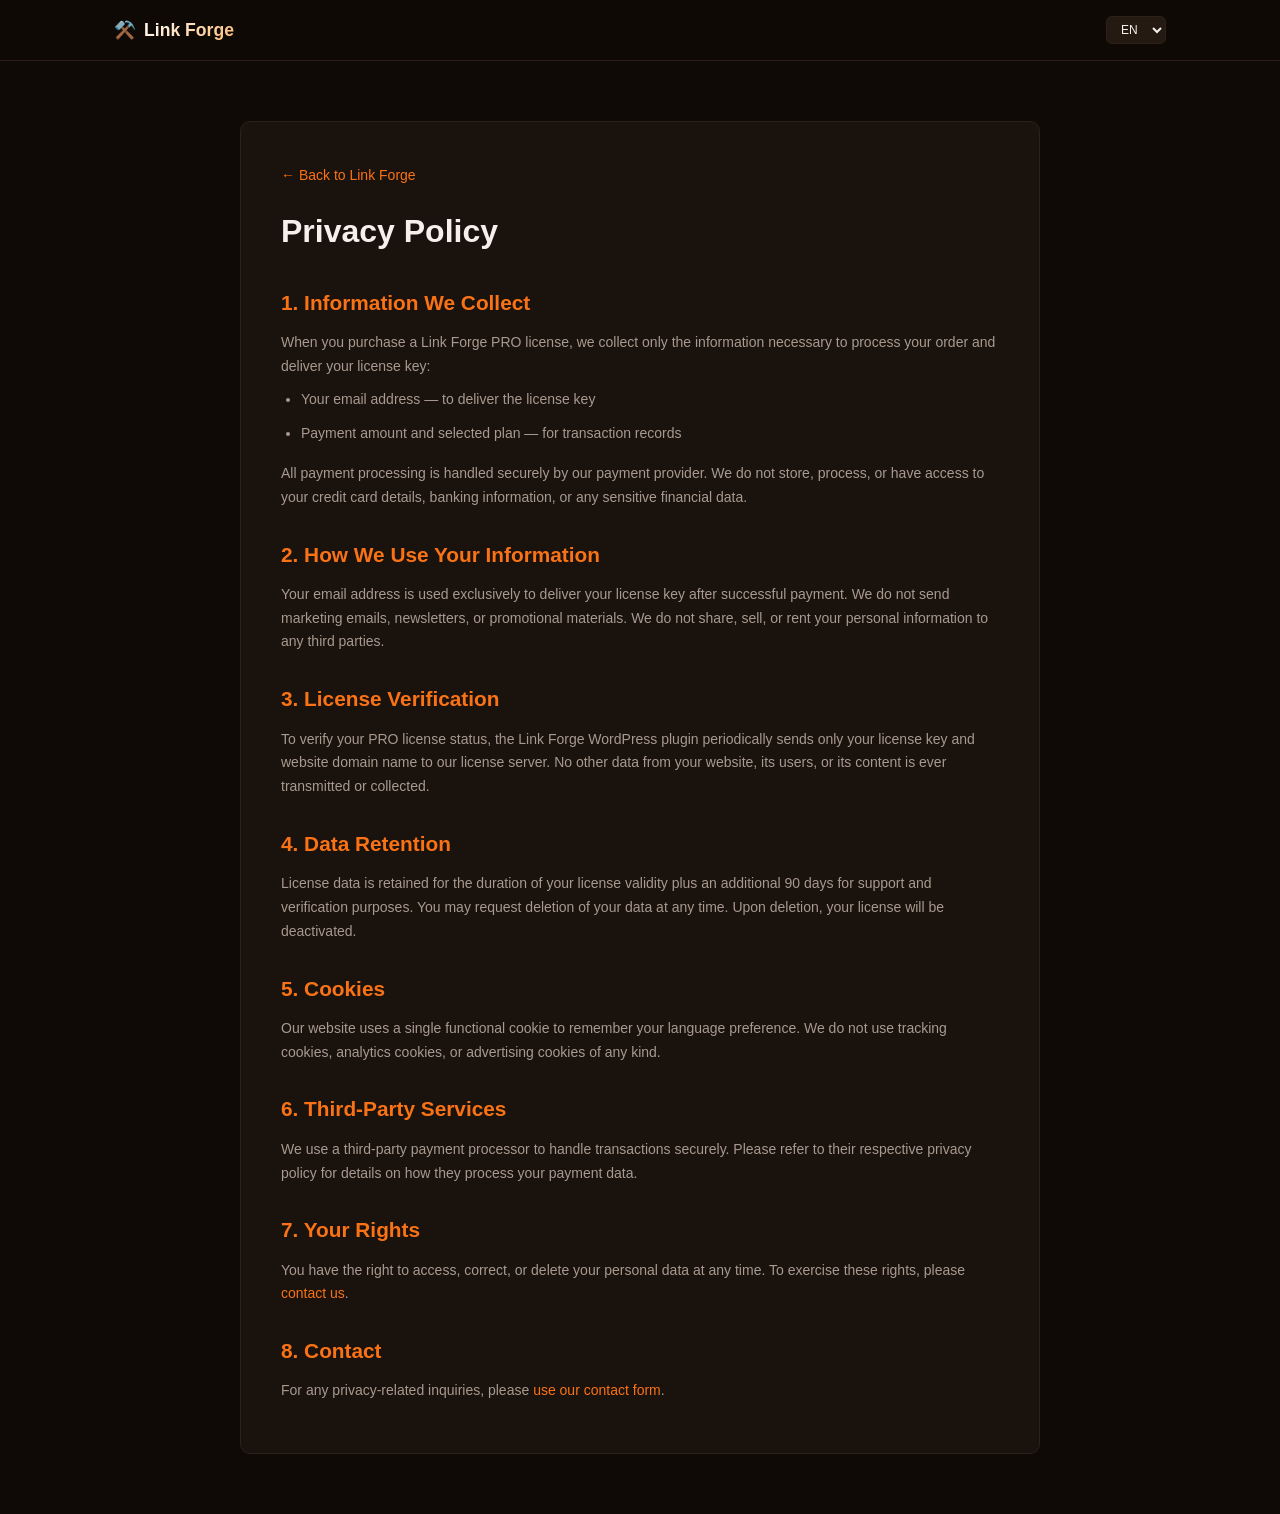
<file: docs/privacy/index.html>
<!DOCTYPE html>
<html lang="en">
<head>
    <meta charset="UTF-8">
    <meta name="viewport" content="width=device-width, initial-scale=1.0">
    <title>Privacy Policy — Link Forge</title>
    <meta name="robots" content="noindex, nofollow">
    <link rel="icon" type="image/png" sizes="32x32" href="../../img/favicon-32x32.png">
    <link rel="icon" type="image/svg+xml" href="../../img/favicon.svg">
    <link rel="stylesheet" href="../../css/style.css">
    <style>
        .doc-content { max-width: 800px; margin: 60px auto; padding: 40px; background: var(--surface); border: 1px solid var(--border); border-radius: var(--radius); }
        .doc-content h1 { font-size: 2em; margin-bottom: 24px; }
        .doc-content h2 { font-size: 1.3em; margin: 28px 0 12px; color: var(--orange); }
        .doc-content p, .doc-content li { color: var(--text-secondary); margin-bottom: 10px; line-height: 1.7; font-size: 14px; }
        .doc-content ul { padding-left: 20px; margin-bottom: 16px; }
        .doc-content a { color: var(--orange); text-decoration: none; }
        .doc-content a:hover { text-decoration: underline; }
        .lang-block { display: none; }
        .lang-block.active { display: block; }
        .back-link { display: inline-block; margin-bottom: 20px; color: var(--orange); text-decoration: none; font-size: 14px; }
        .back-link:hover { text-decoration: underline; }
    </style>
</head>
<body>
    <header class="header">
        <div class="container">
            <a href="../../" class="logo"><span class="logo-icon">⚒️</span><span class="logo-text">Link Forge</span></a>
            <nav class="nav">
                <div class="lang-switcher">
                    <select id="lang-select" onchange="switchLang(this.value)">
                        <option value="en">EN</option><option value="ru">RU</option><option value="de">DE</option><option value="fr">FR</option><option value="es">ES</option><option value="it">IT</option><option value="zh">ZH</option><option value="ja">JA</option><option value="pt">PT</option><option value="ko">KO</option>
                    </select>
                </div>
            </nav>
        </div>
    </header>

    <div class="doc-content">
        <a href="../../" class="back-link"><span data-lang-key="back">← Back to Link Forge</span></a>
        <h1 data-lang-key="title">Privacy Policy</h1>
        
        <div class="lang-block active" data-lang="en">
            <h2>1. Information We Collect</h2>
            <p>When you purchase a Link Forge PRO license, we collect only the information necessary to process your order and deliver your license key:</p>
            <ul><li>Your email address — to deliver the license key</li><li>Payment amount and selected plan — for transaction records</li></ul>
            <p>All payment processing is handled securely by our payment provider. We do not store, process, or have access to your credit card details, banking information, or any sensitive financial data.</p>
            <h2>2. How We Use Your Information</h2>
            <p>Your email address is used exclusively to deliver your license key after successful payment. We do not send marketing emails, newsletters, or promotional materials. We do not share, sell, or rent your personal information to any third parties.</p>
            <h2>3. License Verification</h2>
            <p>To verify your PRO license status, the Link Forge WordPress plugin periodically sends only your license key and website domain name to our license server. No other data from your website, its users, or its content is ever transmitted or collected.</p>
            <h2>4. Data Retention</h2>
            <p>License data is retained for the duration of your license validity plus an additional 90 days for support and verification purposes. You may request deletion of your data at any time. Upon deletion, your license will be deactivated.</p>
            <h2>5. Cookies</h2>
            <p>Our website uses a single functional cookie to remember your language preference. We do not use tracking cookies, analytics cookies, or advertising cookies of any kind.</p>
            <h2>6. Third-Party Services</h2>
            <p>We use a third-party payment processor to handle transactions securely. Please refer to their respective privacy policy for details on how they process your payment data.</p>
            <h2>7. Your Rights</h2>
            <p>You have the right to access, correct, or delete your personal data at any time. To exercise these rights, please <a href="../contact">contact us</a>.</p>
            <h2>8. Contact</h2>
            <p>For any privacy-related inquiries, please <a href="../contact">use our contact form</a>.</p>
        </div>
        
        <div class="lang-block" data-lang="ru">
            <h2>1. Какую информацию мы собираем</h2>
            <p>При покупке лицензии Link Forge PRO мы собираем только информацию, необходимую для обработки заказа и доставки лицензионного ключа:</p>
            <ul><li>Ваш адрес электронной почты — для доставки лицензионного ключа</li><li>Сумму платежа и выбранный тариф — для учёта транзакций</li></ul>
            <p>Вся обработка платежей осуществляется безопасно нашим платёжным партнёром. Мы не храним, не обрабатываем и не имеем доступа к данным ваших банковских карт, банковской информации или любым другим конфиденциальным финансовым данным.</p>
            <h2>2. Как мы используем вашу информацию</h2>
            <p>Ваш адрес электронной почты используется исключительно для доставки лицензионного ключа после успешной оплаты. Мы не отправляем маркетинговые письма, рассылки или рекламные материалы. Мы не передаём, не продаём и не сдаём в аренду вашу личную информацию третьим лицам.</p>
            <h2>3. Проверка лицензии</h2>
            <p>Для проверки статуса PRO лицензии плагин Link Forge периодически отправляет только ваш лицензионный ключ и доменное имя сайта на наш лицензионный сервер. Никакие другие данные с вашего сайта, его пользователей или содержимого никогда не передаются и не собираются.</p>
            <h2>4. Хранение данных</h2>
            <p>Лицензионные данные хранятся в течение срока действия лицензии плюс дополнительные 90 дней для целей поддержки и проверки. Вы можете запросить удаление ваших данных в любое время. При удалении данных ваша лицензия будет деактивирована.</p>
            <h2>5. Файлы Cookie</h2>
            <p>Наш веб-сайт использует один функциональный файл cookie для запоминания вашего языкового предпочтения. Мы не используем отслеживающие, аналитические или рекламные файлы cookie любого вида.</p>
            <h2>6. Сторонние сервисы</h2>
            <p>Мы используем стороннего обработчика платежей для безопасного проведения транзакций. Пожалуйста, ознакомьтесь с их политикой конфиденциальности для получения подробной информации о том, как они обрабатывают ваши платёжные данные.</p>
            <h2>7. Ваши права</h2>
            <p>Вы имеете право на доступ, исправление или удаление ваших персональных данных в любое время. Для осуществления этих прав, пожалуйста, <a href="../contact">свяжитесь с нами</a>.</p>
            <h2>8. Контакты</h2>
            <p>По всем вопросам конфиденциальности, пожалуйста, <a href="../contact">используйте нашу контактную форму</a>.</p>
        </div>
        
        <div class="lang-block" data-lang="de"><h2>1. Welche Daten wir sammeln</h2><p>Beim Kauf einer Lizenz sammeln wir nur die zur Bestellabwicklung erforderlichen Daten: Ihre E-Mail-Adresse und Zahlungsbetrag.</p><h2>2. Wie wir Ihre Daten verwenden</h2><p>Ihre E-Mail wird ausschließlich zur Zustellung des Lizenzschlüssels verwendet. Keine Marketing-E-Mails, keine Weitergabe an Dritte.</p><h2>3. Lizenzüberprüfung</h2><p>Das Plugin sendet regelmäßig nur Lizenzschlüssel und Domain an unseren Server.</p><h2>4. Datenspeicherung</h2><p>Lizenzdaten werden für die Dauer der Lizenzgültigkeit plus 90 Tage gespeichert.</p><h2>5. Cookies</h2><p>Ein funktionaler Cookie für die Spracheinstellung.</p><h2>6. Drittdienste</h2><p>Wir nutzen einen externen Zahlungsdienstleister.</p><h2>7. Ihre Rechte</h2><p>Sie haben das Recht auf Zugang, Berichtigung oder Löschung Ihrer Daten.</p><h2>8. Kontakt</h2><p><a href="../contact">Nutzen Sie unser Kontaktformular</a>.</p></div>
        <div class="lang-block" data-lang="fr"><h2>1. Informations collectées</h2><p>Lors de l'achat, nous collectons uniquement votre email et le montant du paiement.</p><h2>2. Utilisation</h2><p>Votre email est utilisé exclusivement pour la livraison de la clé. Pas de marketing, pas de partage.</p><h2>3. Vérification</h2><p>Le plugin envoie périodiquement clé et domaine à notre serveur.</p><h2>4. Conservation</h2><p>Données conservées durée de validité + 90 jours.</p><h2>5. Cookies</h2><p>Un cookie fonctionnel pour la langue.</p><h2>6. Services tiers</h2><p>Processeur de paiement externe.</p><h2>7. Vos droits</h2><p>Accès, correction, suppression à tout moment.</p><h2>8. Contact</h2><p><a href="../contact">Utilisez notre formulaire de contact</a>.</p></div>
        <div class="lang-block" data-lang="es"><h2>1. Información recopilada</h2><p>Solo email y monto del pago al comprar una licencia.</p><h2>2. Uso</h2><p>Email solo para entrega de clave. Sin marketing, sin compartir.</p><h2>3. Verificación</h2><p>El plugin envía periódicamente clave y dominio a nuestro servidor.</p><h2>4. Conservación</h2><p>Datos por validez + 90 días.</p><h2>5. Cookies</h2><p>Una cookie funcional para idioma.</p><h2>6. Servicios externos</h2><p>Procesador de pagos externo.</p><h2>7. Sus derechos</h2><p>Acceso, corrección, eliminación.</p><h2>8. Contacto</h2><p><a href="../contact">Use nuestro formulario de contacto</a>.</p></div>
        <div class="lang-block" data-lang="it"><h2>1. Dati raccolti</h2><p>Solo email e importo al momento dell'acquisto.</p><h2>2. Utilizzo</h2><p>Email solo per consegna chiave. No marketing, no condivisione.</p><h2>3. Verifica</h2><p>Il plugin invia periodicamente chiave e dominio.</p><h2>4. Conservazione</h2><p>Dati per validità + 90 giorni.</p><h2>5. Cookie</h2><p>Un cookie funzionale per la lingua.</p><h2>6. Servizi terzi</h2><p>Processore di pagamento esterno.</p><h2>7. I tuoi diritti</h2><p>Accesso, correzione, cancellazione.</p><h2>8. Contatti</h2><p><a href="../contact">Usa il nostro modulo di contatto</a>.</p></div>
        <div class="lang-block" data-lang="zh"><h2>1. 收集的信息</h2><p>仅收集电子邮件和付款金额。</p><h2>2. 使用</h2><p>电子邮件仅用于发送密钥。无营销，无共享。</p><h2>3. 验证</h2><p>插件定期发送密钥和域名到服务器。</p><h2>4. 保留</h2><p>数据保留有效期+90天。</p><h2>5. Cookies</h2><p>一个功能性cookie用于语言。</p><h2>6. 第三方</h2><p>使用外部支付处理器。</p><h2>7. 您的权利</h2><p>访问、更正、删除。</p><h2>8. 联系方式</h2><p><a href="../contact">请使用我们的联系表单</a>。</p></div>
        <div class="lang-block" data-lang="ja"><h2>1. 収集する情報</h2><p>メールアドレスと支払い金額のみ。</p><h2>2. 利用</h2><p>メールはキー送付のみ。マーケティングなし。</p><h2>3. 確認</h2><p>プラグインが定期的にキーとドメインを送信。</p><h2>4. 保持</h2><p>有効期間+90日。</p><h2>5. Cookie</h2><p>言語用の機能Cookie1つ。</p><h2>6. 第三者</h2><p>外部支払い処理業者を利用。</p><h2>7. 権利</h2><p>アクセス、訂正、削除が可能。</p><h2>8. お問い合わせ</h2><p><a href="../contact">お問い合わせフォームをご利用ください</a>。</p></div>
        <div class="lang-block" data-lang="pt"><h2>1. Informações coletadas</h2><p>Apenas email e valor do pagamento.</p><h2>2. Uso</h2><p>Email apenas para entrega da chave. Sem marketing.</p><h2>3. Verificação</h2><p>Plugin envia periodicamente chave e domínio.</p><h2>4. Retenção</h2><p>Dados por validade + 90 dias.</p><h2>5. Cookies</h2><p>Um cookie funcional para idioma.</p><h2>6. Terceiros</h2><p>Processador de pagamento externo.</p><h2>7. Seus direitos</h2><p>Acesso, correção, exclusão.</p><h2>8. Contato</h2><p><a href="../contact">Use nosso formulário de contato</a>.</p></div>
        <div class="lang-block" data-lang="ko"><h2>1. 수집 정보</h2><p>이메일과 결제 금액만 수집.</p><h2>2. 사용</h2><p>이메일은 키 전달 전용. 마케팅 없음.</p><h2>3. 확인</h2><p>플러그인이 주기적으로 키와 도메인 전송.</p><h2>4. 보관</h2><p>유효기간 + 90일.</p><h2>5. 쿠키</h2><p>언어용 기능 쿠키 1개.</p><h2>6. 제3자</h2><p>외부 결제 처리업체 이용.</p><h2>7. 권리</h2><p>접근, 정정, 삭제 가능.</p><h2>8. 연락처</h2><p><a href="../contact">문의 양식을 이용해 주세요</a>.</p></div>
    </div>
    
    <script>
        var DOC_LANG = {
            en: { back: "← Back to Link Forge", title: "Privacy Policy" },
            ru: { back: "← Назад к Link Forge", title: "Политика конфиденциальности" },
            de: { back: "← Zurück zu Link Forge", title: "Datenschutzerklärung" },
            fr: { back: "← Retour à Link Forge", title: "Politique de confidentialité" },
            es: { back: "← Volver a Link Forge", title: "Política de privacidad" },
            it: { back: "← Torna a Link Forge", title: "Informativa sulla privacy" },
            zh: { back: "← 返回 Link Forge", title: "隐私政策" },
            ja: { back: "← Link Forgeに戻る", title: "プライバシーポリシー" },
            pt: { back: "← Voltar ao Link Forge", title: "Política de Privacidade" },
            ko: { back: "← Link Forge로 돌아가기", title: "개인정보 처리방침" }
        };
        function switchLang(lang) {
            document.getElementById('lang-select').value = lang;
            document.querySelectorAll('.lang-block').forEach(function(b) { b.classList.remove('active'); });
            var block = document.querySelector('.lang-block[data-lang="' + lang + '"]');
            if (block) block.classList.add('active');
            document.documentElement.lang = lang;
            localStorage.setItem('forge_lang', lang);
            if (DOC_LANG[lang]) {
                document.querySelector('[data-lang-key="back"]').textContent = DOC_LANG[lang].back;
                document.querySelector('[data-lang-key="title"]').textContent = DOC_LANG[lang].title;
            }
        }
        (function() {
            var saved = localStorage.getItem('forge_lang');
            var browserLang = (navigator.language || 'en').substring(0, 2);
            var supported = ['en','ru','de','fr','es','it','zh','ja','pt','ko'];
            var lang = saved || (supported.indexOf(browserLang) !== -1 ? browserLang : 'en');
            switchLang(lang);
        })();
    </script>
</body>
</html>
</file>
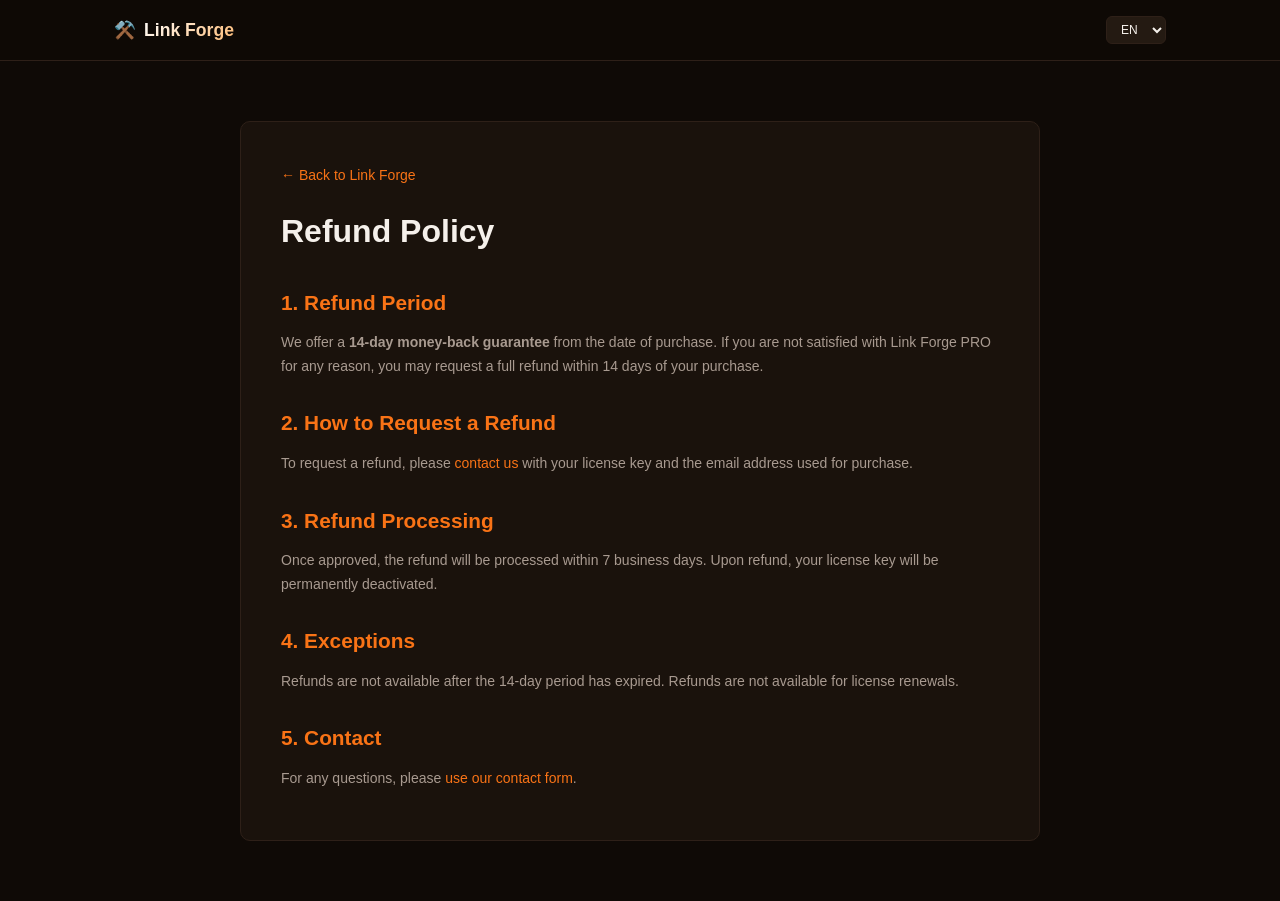
<file: docs/refund/index.html>
<!DOCTYPE html>
<html lang="en">
<head>
    <meta charset="UTF-8">
    <meta name="viewport" content="width=device-width, initial-scale=1.0">
    <title>Refund Policy — Link Forge</title>
    <meta name="robots" content="noindex, nofollow">
    <link rel="icon" type="image/png" sizes="32x32" href="../../img/favicon-32x32.png">
    <link rel="icon" type="image/svg+xml" href="../../img/favicon.svg">
    <link rel="stylesheet" href="../../css/style.css">
    <style>
        .doc-content { max-width: 800px; margin: 60px auto; padding: 40px; background: var(--surface); border: 1px solid var(--border); border-radius: var(--radius); }
        .doc-content h1 { font-size: 2em; margin-bottom: 24px; }
        .doc-content h2 { font-size: 1.3em; margin: 28px 0 12px; color: var(--orange); }
        .doc-content p, .doc-content li { color: var(--text-secondary); margin-bottom: 10px; line-height: 1.7; font-size: 14px; }
        .doc-content ul { padding-left: 20px; margin-bottom: 16px; }
        .doc-content a { color: var(--orange); text-decoration: none; }
        .lang-block { display: none; }
        .lang-block.active { display: block; }
        .back-link { display: inline-block; margin-bottom: 20px; color: var(--orange); text-decoration: none; font-size: 14px; }
    </style>
</head>
<body>
    <header class="header">
        <div class="container">
            <a href="../../" class="logo"><span class="logo-icon">⚒️</span><span class="logo-text">Link Forge</span></a>
            <nav class="nav">
                <div class="lang-switcher">
                    <select id="lang-select" onchange="switchLang(this.value)">
                        <option value="en">EN</option><option value="ru">RU</option><option value="de">DE</option><option value="fr">FR</option><option value="es">ES</option><option value="it">IT</option><option value="zh">ZH</option><option value="ja">JA</option><option value="pt">PT</option><option value="ko">KO</option>
                    </select>
                </div>
            </nav>
        </div>
    </header>

    <div class="doc-content">
        <a href="../../" class="back-link"><span data-lang-key="back">← Back to Link Forge</span></a>
        <h1 data-lang-key="title">Refund Policy</h1>
        
        <div class="lang-block active" data-lang="en">
            <h2>1. Refund Period</h2><p>We offer a <strong>14-day money-back guarantee</strong> from the date of purchase. If you are not satisfied with Link Forge PRO for any reason, you may request a full refund within 14 days of your purchase.</p>
            <h2>2. How to Request a Refund</h2><p>To request a refund, please <a href="../contact">contact us</a> with your license key and the email address used for purchase.</p>
            <h2>3. Refund Processing</h2><p>Once approved, the refund will be processed within 7 business days. Upon refund, your license key will be permanently deactivated.</p>
            <h2>4. Exceptions</h2><p>Refunds are not available after the 14-day period has expired. Refunds are not available for license renewals.</p>
            <h2>5. Contact</h2><p>For any questions, please <a href="../contact">use our contact form</a>.</p>
        </div>
        
        <div class="lang-block" data-lang="ru">
            <h2>1. Срок возврата</h2><p>Мы предлагаем <strong>14-дневную гарантию возврата денег</strong> с даты покупки. Если вы не удовлетворены Link Forge PRO по любой причине, вы можете запросить полный возврат в течение 14 дней.</p>
            <h2>2. Как запросить возврат</h2><p>Для запроса возврата, пожалуйста, <a href="../contact">свяжитесь с нами</a>, указав лицензионный ключ и email, использованный при покупке.</p>
            <h2>3. Обработка возврата</h2><p>После одобрения возврат будет обработан в течение 7 рабочих дней. После возврата лицензионный ключ будет деактивирован.</p>
            <h2>4. Исключения</h2><p>Возвраты недоступны по истечении 14-дневного срока. Возвраты не производятся для продления лицензии.</p>
            <h2>5. Контакты</h2><p>По всем вопросам, пожалуйста, <a href="../contact">используйте нашу контактную форму</a>.</p>
        </div>
        
        <div class="lang-block" data-lang="de"><h2>1. Rückgabefrist</h2><p><strong>14-tägige Geld-zurück-Garantie</strong> ab Kaufdatum.</p><h2>2. Rückgabe anfordern</h2><p>Bitte <a href="../contact">kontaktieren Sie uns</a> mit Lizenzschlüssel und Kauf-E-Mail.</p><h2>3. Bearbeitung</h2><p>Rückerstattung innerhalb von 7 Werktagen. Lizenzschlüssel wird deaktiviert.</p><h2>4. Ausnahmen</h2><p>Keine Rückerstattung nach 14 Tagen oder für Verlängerungen.</p><h2>5. Kontakt</h2><p><a href="../contact">Nutzen Sie unser Kontaktformular</a>.</p></div>
        <div class="lang-block" data-lang="fr"><h2>1. Délai</h2><p><strong>Garantie de remboursement de 14 jours</strong> à compter de la date d'achat.</p><h2>2. Demande</h2><p>Veuillez <a href="../contact">nous contacter</a> avec votre clé de licence et l'email d'achat.</p><h2>3. Traitement</h2><p>Remboursement sous 7 jours ouvrés. La clé sera désactivée.</p><h2>4. Exceptions</h2><p>Pas de remboursement après 14 jours ou pour les renouvellements.</p><h2>5. Contact</h2><p><a href="../contact">Utilisez notre formulaire de contact</a>.</p></div>
        <div class="lang-block" data-lang="es"><h2>1. Período</h2><p><strong>Garantía de devolución de 14 días</strong> desde la fecha de compra.</p><h2>2. Solicitud</h2><p>Por favor <a href="../contact">contáctenos</a> con su clave de licencia y email de compra.</p><h2>3. Procesamiento</h2><p>Reembolso en 7 días hábiles. La clave será desactivada.</p><h2>4. Excepciones</h2><p>No hay reembolso después de 14 días o para renovaciones.</p><h2>5. Contacto</h2><p><a href="../contact">Use nuestro formulario de contacto</a>.</p></div>
        <div class="lang-block" data-lang="it"><h2>1. Periodo</h2><p><strong>Garanzia di rimborso di 14 giorni</strong> dalla data di acquisto.</p><h2>2. Richiesta</h2><p>Per favore <a href="../contact">contattaci</a> con la tua chiave di licenza e l'email di acquisto.</p><h2>3. Elaborazione</h2><p>Rimborso entro 7 giorni lavorativi. La chiave verrà disattivata.</p><h2>4. Eccezioni</h2><p>Nessun rimborso dopo 14 giorni o per rinnovi.</p><h2>5. Contatti</h2><p><a href="../contact">Usa il nostro modulo di contatto</a>.</p></div>
        <div class="lang-block" data-lang="zh"><h2>1. 期限</h2><p>自购买之日起<strong>14天退款保证</strong>。</p><h2>2. 申请</h2><p>请<a href="../contact">联系我们</a>，提供许可证密钥和购买邮箱。</p><h2>3. 处理</h2><p>7个工作日内退款。密钥将被停用。</p><h2>4. 例外</h2><p>14天后或续期不退款。</p><h2>5. 联系方式</h2><p><a href="../contact">请使用我们的联系表单</a>。</p></div>
        <div class="lang-block" data-lang="ja"><h2>1. 期間</h2><p>購入日から<strong>14日間の返金保証</strong>。</p><h2>2. リクエスト</h2><p>ライセンスキーと購入メールを添えて<a href="../contact">お問い合わせ</a>ください。</p><h2>3. 処理</h2><p>7営業日以内に返金。キーは無効化されます。</p><h2>4. 例外</h2><p>14日経過後または更新の返金はありません。</p><h2>5. お問い合わせ</h2><p><a href="../contact">お問い合わせフォームをご利用ください</a>。</p></div>
        <div class="lang-block" data-lang="pt"><h2>1. Período</h2><p><strong>Garantia de reembolso de 14 dias</strong> a partir da data da compra.</p><h2>2. Solicitação</h2><p>Por favor <a href="../contact">entre em contato</a> com sua chave de licença e email da compra.</p><h2>3. Processamento</h2><p>Reembolso em até 7 dias úteis. A chave será desativada.</p><h2>4. Exceções</h2><p>Sem reembolso após 14 dias ou para renovações.</p><h2>5. Contato</h2><p><a href="../contact">Use nosso formulário de contato</a>.</p></div>
        <div class="lang-block" data-lang="ko"><h2>1. 기간</h2><p>구매일로부터 <strong>14일 환불 보증</strong>.</p><h2>2. 요청</h2><p>라이선스 키와 구매 이메일을 <a href="../contact">문의해 주세요</a>.</p><h2>3. 처리</h2><p>영업일 기준 7일 이내 환불. 키는 비활성화됩니다.</p><h2>4. 예외</h2><p>14일 경과 후 또는 갱신 건은 환불되지 않습니다.</p><h2>5. 연락처</h2><p><a href="../contact">문의 양식을 이용해 주세요</a>.</p></div>
    </div>
    
    <script>
        var DOC_LANG = {
            en: { back: "← Back to Link Forge", title: "Refund Policy" },
            ru: { back: "← Назад к Link Forge", title: "Политика возврата" },
            de: { back: "← Zurück zu Link Forge", title: "Rückerstattungsrichtlinie" },
            fr: { back: "← Retour à Link Forge", title: "Politique de remboursement" },
            es: { back: "← Volver a Link Forge", title: "Política de reembolso" },
            it: { back: "← Torna a Link Forge", title: "Politica di rimborso" },
            zh: { back: "← 返回 Link Forge", title: "退款政策" },
            ja: { back: "← Link Forgeに戻る", title: "返金ポリシー" },
            pt: { back: "← Voltar ao Link Forge", title: "Política de Reembolso" },
            ko: { back: "← Link Forge로 돌아가기", title: "환불 정책" }
        };
        function switchLang(lang) {
            document.getElementById('lang-select').value = lang;
            document.querySelectorAll('.lang-block').forEach(function(b) { b.classList.remove('active'); });
            var block = document.querySelector('.lang-block[data-lang="' + lang + '"]');
            if (block) block.classList.add('active');
            document.documentElement.lang = lang;
            localStorage.setItem('forge_lang', lang);
            if (DOC_LANG[lang]) {
                document.querySelector('[data-lang-key="back"]').textContent = DOC_LANG[lang].back;
                document.querySelector('[data-lang-key="title"]').textContent = DOC_LANG[lang].title;
            }
        }
        (function() {
            var saved = localStorage.getItem('forge_lang');
            var browserLang = (navigator.language || 'en').substring(0, 2);
            var supported = ['en','ru','de','fr','es','it','zh','ja','pt','ko'];
            var lang = saved || (supported.indexOf(browserLang) !== -1 ? browserLang : 'en');
            switchLang(lang);
        })();
    </script>
</body>
</html>
</file>
<file: css/style.css>
/* ================================================================
   Link Reactor — Landing Page Styles
   "Quantum Core" — Clean & Elegant
   ================================================================ */

:root {
    --bg: #0f0a06;
    --surface: #1a120c;
    --surface2: #241a12;
    --border: #2e2018;
    --border-light: #3a2a20;
    --text: #f5f0eb;
    --text-secondary: #a89a90;
    --text-muted: #73655a;
    --orange: #f97316;
    --orange-hover: #fb923c;
    --orange-bg: rgba(249, 115, 22, 0.08);
    --orange-light: rgba(249, 115, 22, 0.2);
    --red: #ef4444;
    --amber: #f59e0b;
    --radius: 10px;
    --radius-sm: 6px;
    --transition: 0.2s cubic-bezier(0.4, 0, 0.2, 1);
}

* {
    margin: 0;
    padding: 0;
    box-sizing: border-box;
}

html {
    scroll-behavior: smooth;
}

body {
    font-family: -apple-system, BlinkMacSystemFont, 'Segoe UI', Roboto, 'Helvetica Neue', Arial, sans-serif;
    background: var(--bg);
    color: var(--text);
    line-height: 1.6;
    -webkit-font-smoothing: antialiased;
    overflow-x: hidden;
}

.container {
    max-width: 1100px;
    margin: 0 auto;
    padding: 0 24px;
}

/* ================================================================
   HEADER
   ================================================================ */

.header {
    position: sticky;
    top: 0;
    z-index: 100;
    background: rgba(15, 10, 6, 0.92);
    backdrop-filter: blur(20px);
    -webkit-backdrop-filter: blur(20px);
    border-bottom: 1px solid var(--border);
}

.header .container {
    display: flex;
    align-items: center;
    justify-content: space-between;
    height: 60px;
}

.logo {
    display: flex;
    align-items: center;
    gap: 8px;
    text-decoration: none;
    color: var(--text);
    font-weight: 700;
    font-size: 1.1em;
}

.logo-text {
    background: linear-gradient(135deg, #fff 0%, #fdba74 100%);
    -webkit-background-clip: text;
    -webkit-text-fill-color: transparent;
    background-clip: text;
}

.nav {
    display: flex;
    align-items: center;
    gap: 18px;
}

.nav a {
    color: var(--text-secondary);
    text-decoration: none;
    font-size: 13px;
    font-weight: 500;
    transition: color var(--transition);
}

.nav a:hover {
    color: var(--orange);
}

.lang-switcher select {
    background: var(--surface2);
    border: 1px solid var(--border);
    color: var(--text);
    padding: 5px 10px;
    border-radius: var(--radius-sm);
    font-size: 12px;
    cursor: pointer;
    outline: none;
    transition: all var(--transition);
}

.lang-switcher select:focus {
    border-color: var(--orange);
    box-shadow: 0 0 0 2px rgba(249, 115, 22, 0.1);
}

/* ================================================================
   SECTION HEADER
   ================================================================ */

.section-header {
    text-align: center;
    margin-bottom: 48px;
}

.section-header h2 {
    font-size: 2em;
    font-weight: 700;
    margin-bottom: 8px;
    letter-spacing: -0.5px;
}

.section-subtitle {
    color: var(--text-secondary);
    font-size: 14px;
}

/* ================================================================
   HERO
   ================================================================ */

.hero {
    padding: 80px 0;
    position: relative;
    overflow: hidden;
}

.hero::before {
    content: '';
    position: absolute;
    top: -50%;
    right: -20%;
    width: 600px;
    height: 600px;
    background: radial-gradient(circle, rgba(249, 115, 22, 0.04) 0%, transparent 70%);
    border-radius: 50%;
    pointer-events: none;
}

.hero .container {
    display: flex;
    align-items: center;
    gap: 50px;
    position: relative;
    z-index: 1;
}

.hero-content {
    flex: 1;
}

.hero-badge {
    display: inline-block;
    background: var(--orange-bg);
    color: var(--orange);
    padding: 5px 14px;
    border-radius: 20px;
    font-size: 11px;
    font-weight: 600;
    margin-bottom: 16px;
    border: 1px solid var(--orange-light);
}

.hero-content h1 {
    font-size: 2.6em;
    font-weight: 800;
    line-height: 1.2;
    margin-bottom: 16px;
    letter-spacing: -1px;
    background: linear-gradient(135deg, #fff 0%, #fdba74 50%, #f97316 100%);
    -webkit-background-clip: text;
    -webkit-text-fill-color: transparent;
    background-clip: text;
}

.hero-content p {
    font-size: 1.1em;
    color: var(--text-secondary);
    margin-bottom: 28px;
    max-width: 500px;
    line-height: 1.6;
}

.hero-buttons {
    display: flex;
    gap: 12px;
    flex-wrap: wrap;
}

.hero-visual {
    flex-shrink: 0;
}

.hero-icon-bg {
    width: 260px;
    height: 260px;
    background: radial-gradient(circle, var(--orange-bg), rgba(249, 115, 22, 0.02));
    border: 2px solid var(--orange-light);
    border-radius: 50%;
    display: flex;
    align-items: center;
    justify-content: center;
    box-shadow: 0 0 80px rgba(249, 115, 22, 0.25), inset 0 0 40px rgba(249, 115, 22, 0.08);
    animation: reactor-pulse 3s ease-in-out infinite;
}

.hero-icon-bg svg {
    width: 60%;
    height: 60%;
    filter: drop-shadow(0 0 20px rgba(249, 115, 22, 0.5));
    animation: spin-slow 12s linear infinite;
}

@keyframes reactor-pulse {
    0%, 100% { 
        box-shadow: 0 0 80px rgba(249, 115, 22, 0.25), inset 0 0 40px rgba(249, 115, 22, 0.08);
        transform: scale(1);
    }
    50% { 
        box-shadow: 0 0 120px rgba(249, 115, 22, 0.4), inset 0 0 60px rgba(249, 115, 22, 0.15);
        transform: scale(1.03);
    }
}

@keyframes spin-slow {
    from { transform: rotate(0deg); }
    to { transform: rotate(360deg); }
}

/* ================================================================
   BUTTONS
   ================================================================ */

.btn {
    display: inline-flex;
    align-items: center;
    justify-content: center;
    gap: 6px;
    padding: 11px 22px;
    border-radius: var(--radius-sm);
    font-size: 14px;
    font-weight: 600;
    text-decoration: none;
    cursor: pointer;
    transition: all var(--transition);
    border: none;
    white-space: nowrap;
}

.btn-lg {
    padding: 14px 28px;
    font-size: 15px;
}

.btn-block {
    width: 100%;
}

.btn-primary {
    background: linear-gradient(135deg, #f97316 0%, #ea580c 100%);
    color: #fff;
    box-shadow: 0 2px 8px rgba(249, 115, 22, 0.3);
}

.btn-primary:hover {
    box-shadow: 0 4px 12px rgba(249, 115, 22, 0.4);
    transform: translateY(-1px);
    color: #fff;
}

.btn-outline {
    background: transparent;
    border: 1px solid var(--border-light);
    color: var(--text);
}

.btn-outline:hover {
    border-color: var(--orange);
    color: var(--orange);
}

.btn-hero {
    width: 100%;
    padding: 16px 32px;
    font-size: 17px;
    font-weight: 700;
    border-radius: var(--radius);
}

/* ================================================================
   HOW IT WORKS
   ================================================================ */

.how-it-works {
    padding: 80px 0;
    background: var(--surface);
}

.how-blocks {
    display: flex;
    flex-direction: column;
    gap: 24px;
}

.how-block {
    display: flex;
    gap: 24px;
    background: var(--bg);
    border: 1px solid var(--border);
    border-radius: var(--radius);
    padding: 28px;
    transition: all var(--transition);
    position: relative;
    overflow: hidden;
}

.how-block::before {
    content: '';
    position: absolute;
    top: 0;
    left: 0;
    width: 3px;
    height: 100%;
    background: linear-gradient(180deg, var(--orange), var(--red));
    opacity: 0;
    transition: opacity var(--transition);
}

.how-block:hover {
    border-color: var(--orange);
}

.how-block:hover::before {
    opacity: 1;
}

.how-icon {
    font-size: 40px;
    flex-shrink: 0;
    width: 60px;
    height: 60px;
    background: var(--orange-bg);
    border-radius: var(--radius-sm);
    display: flex;
    align-items: center;
    justify-content: center;
}

.how-content {
    flex: 1;
}

.how-content h3 {
    font-size: 1.2em;
    font-weight: 700;
    margin-bottom: 8px;
}

.how-content p {
    color: var(--text-secondary);
    font-size: 14px;
    line-height: 1.6;
    margin-bottom: 16px;
}

.how-example {
    display: flex;
    align-items: center;
    gap: 10px;
    flex-wrap: wrap;
    margin-top: 14px;
}

.how-code {
    font-family: monospace;
    font-size: 12px;
    background: var(--surface2);
    padding: 8px 12px;
    border-radius: var(--radius-sm);
    color: var(--text-secondary);
}

.how-code.full {
    max-width: 280px;
    overflow: hidden;
    text-overflow: ellipsis;
    white-space: nowrap;
}

.how-code.highlight {
    background: var(--orange-bg);
    color: var(--orange);
    border: 1px solid var(--orange-light);
}

.how-arrow {
    color: var(--orange);
    font-size: 18px;
    font-weight: 700;
}

.how-label {
    font-size: 12px;
    color: var(--text-muted);
    font-style: italic;
}

/* ================================================================
   FEATURES
   ================================================================ */

.features {
    padding: 80px 0;
}

.features-grid {
    display: grid;
    grid-template-columns: repeat(3, 1fr);
    gap: 16px;
}

.feature-card {
    background: var(--surface);
    border: 1px solid var(--border);
    border-radius: var(--radius);
    padding: 28px 22px;
    transition: all var(--transition);
    position: relative;
    overflow: hidden;
}

.feature-card::before {
    content: '';
    position: absolute;
    top: 0;
    left: 0;
    right: 0;
    height: 2px;
    background: linear-gradient(90deg, transparent, var(--orange), transparent);
    opacity: 0;
    transition: opacity var(--transition);
}

.feature-card:hover {
    border-color: var(--orange);
    transform: translateY(-2px);
}

.feature-card:hover::before {
    opacity: 1;
}

.feature-icon {
    font-size: 32px;
    margin-bottom: 12px;
    display: block;
}

.feature-card h3 {
    font-size: 1.05em;
    font-weight: 700;
    margin-bottom: 6px;
}

.feature-card p {
    color: var(--text-secondary);
    font-size: 13px;
    line-height: 1.5;
}

/* ================================================================
   FAQ
   ================================================================ */

.faq {
    padding: 80px 0;
    background: var(--surface);
}

.faq-grid {
    max-width: 700px;
    margin: 0 auto;
    display: flex;
    flex-direction: column;
    gap: 8px;
}

.faq details {
    background: var(--bg);
    border: 1px solid var(--border);
    border-radius: var(--radius-sm);
    padding: 16px 20px;
    cursor: pointer;
    transition: all var(--transition);
}

.faq details:hover {
    border-color: var(--orange);
}

.faq summary {
    font-weight: 600;
    font-size: 14px;
    list-style: none;
    display: flex;
    justify-content: space-between;
    align-items: center;
}

.faq summary::-webkit-details-marker {
    display: none;
}

.faq summary::after {
    content: '▾';
    font-size: 16px;
    color: var(--orange);
    transition: transform 0.2s ease;
}

.faq details[open] summary::after {
    transform: rotate(180deg);
}

.faq details p {
    margin-top: 10px;
    color: var(--text-secondary);
    font-size: 13px;
    line-height: 1.6;
}

.faq details a {
    color: var(--orange);
    text-decoration: none;
}

.faq details a:hover {
    text-decoration: underline;
}

/* ================================================================
   CTA
   ================================================================ */

.cta {
    padding: 80px 0;
    text-align: center;
    position: relative;
    overflow: hidden;
}

.cta::before {
    content: '';
    position: absolute;
    top: 50%;
    left: 50%;
    transform: translate(-50%, -50%);
    width: 500px;
    height: 500px;
    background: radial-gradient(circle, rgba(249, 115, 22, 0.04), transparent 70%);
    border-radius: 50%;
    pointer-events: none;
}

.cta h2 {
    font-size: 2em;
    font-weight: 700;
    margin-bottom: 12px;
}

.cta p {
    color: var(--text-secondary);
    font-size: 15px;
    margin-bottom: 28px;
}

/* ================================================================
   FOOTER
   ================================================================ */

.footer {
    padding: 32px 0;
    border-top: 1px solid var(--border);
}

.footer .container {
    display: flex;
    align-items: center;
    justify-content: space-between;
    flex-wrap: wrap;
    gap: 12px;
}

.footer p {
    color: var(--text-muted);
    font-size: 13px;
}

.footer-links {
    display: flex;
    gap: 16px;
}

.footer-links a {
    color: var(--text-muted);
    text-decoration: none;
    font-size: 13px;
    transition: color var(--transition);
}

.footer-links a:hover {
    color: var(--orange);
}

/* ================================================================
   RESPONSIVE — Mobile First
   ================================================================ */

/* Tablet */
@media (max-width: 992px) {
    .hero .container {
        flex-direction: column;
        text-align: center;
    }
    .hero-content p {
        max-width: 100%;
        margin-left: auto;
        margin-right: auto;
    }
    .hero-buttons {
        justify-content: center;
    }
    .hero-icon-bg {
        width: 200px;
        height: 200px;
    }
    .features-grid {
        grid-template-columns: repeat(2, 1fr);
    }
}

/* Mobile */
@media (max-width: 768px) {
    .header .container {
        height: 52px;
        padding: 0 16px;
    }
    
    .nav a {
        display: none;
    }
    
    .nav {
        gap: 0;
    }
    
    .lang-switcher select {
        padding: 4px 8px;
        font-size: 11px;
    }
    
    .logo-text {
        font-size: 0.9em;
    }
    
    .hero {
        padding: 40px 0;
    }
    
    .container {
        padding: 0 16px;
    }
    
    .hero-content h1 {
        font-size: 1.8em;
        letter-spacing: -0.5px;
    }
    
    .hero-content p {
        font-size: 0.95em;
    }
    
    .hero-badge {
        font-size: 10px;
        padding: 4px 12px;
    }
    
    .hero-icon-bg {
        width: 140px;
        height: 140px;
        margin: 20px auto 0;
    }
    
    .section-header h2 {
        font-size: 1.5em;
    }
    
    .how-it-works,
    .features,
    .faq,
    .cta {
        padding: 48px 0;
    }
    
    .how-block {
        flex-direction: column;
        padding: 20px;
    }
    
    .how-icon {
        width: 48px;
        height: 48px;
        font-size: 28px;
    }
    
    .how-example {
        flex-direction: column;
        align-items: stretch;
        gap: 4px;
    }
    
    .how-code.full {
        max-width: 100%;
    }
    
    .how-arrow {
        transform: rotate(90deg);
        text-align: center;
    }
    
    .features-grid {
        grid-template-columns: 1fr;
        gap: 12px;
    }
    
    .feature-card {
        padding: 20px;
    }
    
    .footer .container {
        flex-direction: column;
        text-align: center;
    }
    
    .footer-links {
        flex-wrap: wrap;
        justify-content: center;
    }
}

/* Small Mobile */
@media (max-width: 480px) {
    .hero-content h1 {
        font-size: 1.5em;
    }
    
    .hero-buttons {
        flex-direction: column;
        align-items: stretch;
    }
    
    .hero-buttons .btn {
        text-align: center;
        justify-content: center;
    }
    
    .hero-icon-bg {
        width: 120px;
        height: 120px;
    }
}

/* ================================================================
   HERO — Desktop
   ================================================================ */

.hero .container {
    display: block;
}

.hero-content {
    display: grid;
    grid-template-columns: 1fr auto;
    align-items: center;
    column-gap: 40px;
}

.hero-badge,
.hero-content h1,
.hero-content p,
.hero-buttons {
    grid-column: 1;
    justify-self: start;
}

.hero-visual {
    grid-column: 2;
    grid-row: 1 / span 4;
    align-self: center;
}

.hero-icon-bg {
    width: 260px;
    height: 260px;
    background: radial-gradient(circle, var(--orange-bg), rgba(249, 115, 22, 0.02));
    border: 2px solid var(--orange-light);
    border-radius: 50%;
    display: flex;
    align-items: center;
    justify-content: center;
    box-shadow: 0 0 80px rgba(249, 115, 22, 0.25), inset 0 0 40px rgba(249, 115, 22, 0.08);
    animation: reactor-pulse 3s ease-in-out infinite;
}

.hero-icon-bg svg {
    width: 60%;
    height: 60%;
    filter: drop-shadow(0 0 20px rgba(249, 115, 22, 0.5));
    animation: spin-slow 12s linear infinite;
}

.hero-badge {
    margin-bottom: 8px;
}

.hero-content h1 {
    margin-bottom: 16px;
}

.hero-content p {
    margin-bottom: 24px;
}

/* ================================================================
   HERO — Mobile
   ================================================================ */

@media (max-width: 768px) {
    .hero-content {
        grid-template-columns: 1fr;
        row-gap: 20px;
        text-align: center;
    }

    .hero-badge,
    .hero-content h1,
    .hero-content p,
    .hero-buttons {
        justify-self: center;
        grid-column: 1;
    }

    .hero-visual {
        grid-column: 1;
        grid-row: auto;
        justify-self: center;
        width: 100%;
        margin: 20px 0;
    }

    .hero-icon-bg {
        width: 150px;
        height: 150px;
        margin: 0 auto;
        box-shadow: 
            0 0 30px rgba(249, 115, 22, 0.3),
            inset 0 0 20px rgba(249, 115, 22, 0.1);
        animation: hero-float 4s ease-in-out infinite;
    }

    .hero-badge {
        order: 1;
        margin-bottom: 8px;
    }

    .hero-content h1 {
        order: 2;
        margin-bottom: 16px;
    }

    .hero-visual {
        order: 3;
        margin: 20px auto;
    }

    .hero-content p {
        order: 4;
        margin-bottom: 24px;
    }

    .hero-buttons {
        order: 5;
        flex-direction: column;
        align-items: stretch;
        width: 100%;
    }
}

@keyframes hero-float {
    0%, 100% { transform: translateY(0); }
    50% { transform: translateY(-10px); }
}
</file>
